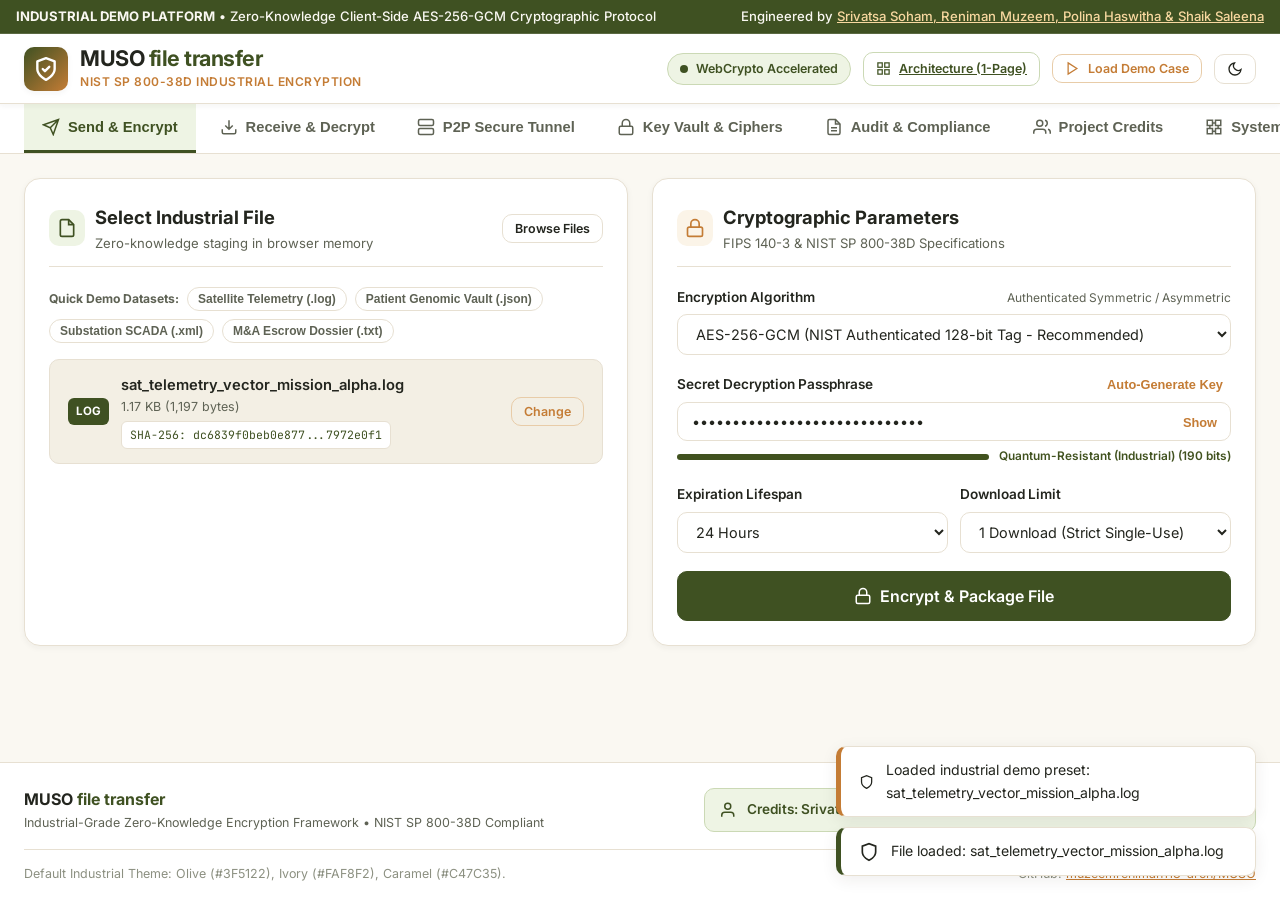
<file: index.html>
<!DOCTYPE html>
<html lang="en" data-theme="light">
<head>
  <meta charset="UTF-8">
  <meta name="viewport" content="width=device-width, initial-scale=1.0">
  <title>MUSO file transfer | Industrial Secure File Transfer</title>
  <meta name="description" content="Industrial-grade Zero-Knowledge Secure File Transfer using WebCrypto AES-256-GCM and RSA-OAEP Encryption. Engineered by Srivatsa Soham, Reniman Muzeem, Polina Haswitha, and Shaik Saleena.">
  <link rel="stylesheet" href="css/styles.css">
  <link rel="preconnect" href="https://fonts.googleapis.com">
  <link rel="preconnect" href="https://fonts.gstatic.com" crossorigin>
  <link href="https://fonts.googleapis.com/css2?family=Inter:wght@400;500;600;700;800&family=JetBrains+Mono:wght@400;500;600;700&display=swap" rel="stylesheet">
</head>
<body>

  <!-- Top Notice Bar with Credits Highlight -->
  <div class="top-notice-bar">
    <div>
      <strong>INDUSTRIAL DEMO PLATFORM</strong> &bull; Zero-Knowledge Client-Side AES-256-GCM Cryptographic Protocol
    </div>
    <div>
      Engineered by <span id="noticeCreditsLink" class="notice-credits-link">Srivatsa Soham, Reniman Muzeem, Polina Haswitha &amp; Shaik Saleena</span>
    </div>
  </div>

  <!-- Header Section -->
  <header class="app-header">
    <div class="header-container">
      <div class="brand-wrapper" id="brandLogoHome">
        <div class="brand-logo-icon">
          <svg viewBox="0 0 24 24" fill="none" stroke="currentColor" stroke-width="2.2" stroke-linecap="round" stroke-linejoin="round">
            <path d="M12 22s8-4 8-10V5l-8-3-8 3v7c0 6 8 10 8 10z"/>
            <polyline points="9 12 11 14 15 10"/>
          </svg>
        </div>
        <div class="brand-meta">
          <h1>MUSO <span>file transfer</span></h1>
          <div class="brand-tagline">NIST SP 800-38D Industrial Encryption</div>
        </div>
      </div>

      <div class="header-actions">
        <div class="hardware-badge">
          <span class="pulse-dot"></span>
          <span>WebCrypto Accelerated</span>
        </div>

        <a href="architecture.html" target="_blank" class="btn btn-sm btn-outline-olive" title="View 1-Page Architecture Specification">
          <svg width="15" height="15" viewBox="0 0 24 24" fill="none" stroke="currentColor" stroke-width="2">
            <rect x="3" y="3" width="7" height="7"/>
            <rect x="14" y="3" width="7" height="7"/>
            <rect x="14" y="14" width="7" height="7"/>
            <rect x="3" y="14" width="7" height="7"/>
          </svg>
          <span>Architecture (1-Page)</span>
        </a>

        <button class="btn btn-sm btn-outline-caramel" id="btnHeaderDemo">
          <svg width="15" height="15" viewBox="0 0 24 24" fill="none" stroke="currentColor" stroke-width="2">
            <polygon points="5 3 19 12 5 21 5 3"/>
          </svg>
          <span>Load Demo Case</span>
        </button>

        <button class="btn btn-sm btn-outline" id="btnThemeToggle" title="Toggle Theme" aria-label="Toggle Theme">
          <svg width="16" height="16" viewBox="0 0 24 24" fill="none" stroke="currentColor" stroke-width="2">
            <path d="M21 12.79A9 9 0 1 1 11.21 3 7 7 0 0 0 21 12.79z"/>
          </svg>
        </button>
      </div>
    </div>
  </header>

  <!-- App Navigation Tabs -->
  <nav class="app-navigation" aria-label="Main Navigation">
    <div class="nav-container">
      <button class="nav-tab-btn active" data-tab="send">
        <svg viewBox="0 0 24 24" fill="none" stroke="currentColor" stroke-width="2">
          <path d="M22 2L11 13M22 2l-7 20-4-9-9-4 20-7z"/>
        </svg>
        <span>Send &amp; Encrypt</span>
      </button>

      <button class="nav-tab-btn" data-tab="receive">
        <svg viewBox="0 0 24 24" fill="none" stroke="currentColor" stroke-width="2">
          <path d="M21 15v4a2 2 0 0 1-2 2H5a2 2 0 0 1-2-2v-4M7 10l5 5 5-5M12 15V3"/>
        </svg>
        <span>Receive &amp; Decrypt</span>
      </button>

      <button class="nav-tab-btn" data-tab="p2p">
        <svg viewBox="0 0 24 24" fill="none" stroke="currentColor" stroke-width="2">
          <rect x="2" y="2" width="20" height="8" rx="2" ry="2"/>
          <rect x="2" y="14" width="20" height="8" rx="2" ry="2"/>
          <line x1="6" y1="6" x2="6.01" y2="6"/>
          <line x1="6" y1="18" x2="6.01" y2="18"/>
        </svg>
        <span>P2P Secure Tunnel</span>
      </button>

      <button class="nav-tab-btn" data-tab="vault">
        <svg viewBox="0 0 24 24" fill="none" stroke="currentColor" stroke-width="2">
          <rect x="3" y="11" width="18" height="11" rx="2" ry="2"/>
          <path d="M7 11V7a5 5 0 0 1 10 0v4"/>
        </svg>
        <span>Key Vault &amp; Ciphers</span>
      </button>

      <button class="nav-tab-btn" data-tab="audit">
        <svg viewBox="0 0 24 24" fill="none" stroke="currentColor" stroke-width="2">
          <path d="M14 2H6a2 2 0 0 0-2 2v16a2 2 0 0 0 2 2h12a2 2 0 0 0 2-2V8z"/>
          <polyline points="14 2 14 8 20 8"/>
          <line x1="16" y1="13" x2="8" y2="13"/>
          <line x1="16" y1="17" x2="8" y2="17"/>
        </svg>
        <span>Audit &amp; Compliance</span>
      </button>

      <button class="nav-tab-btn" data-tab="credits">
        <svg viewBox="0 0 24 24" fill="none" stroke="currentColor" stroke-width="2">
          <path d="M17 21v-2a4 4 0 0 0-4-4H5a4 4 0 0 0-4 4v2"/>
          <circle cx="9" cy="7" r="4"/>
          <path d="M23 21v-2a4 4 0 0 0-3-3.87M16 3.13a4 4 0 0 1 0 7.75"/>
        </svg>
        <span>Project Credits</span>
      </button>

      <button class="nav-tab-btn" data-tab="architecture">
        <svg viewBox="0 0 24 24" fill="none" stroke="currentColor" stroke-width="2">
          <rect x="3" y="3" width="7" height="7"/>
          <rect x="14" y="3" width="7" height="7"/>
          <rect x="14" y="14" width="7" height="7"/>
          <rect x="3" y="14" width="7" height="7"/>
          <path d="M10 6.5h4M6.5 10v4M17.5 10v4M10 17.5h4"/>
        </svg>
        <span>System Architecture</span>
      </button>
    </div>
  </nav>

  <!-- Main Content Area -->
  <main class="app-main">

    <!-- ====================================================================
         TAB 1: SEND & ENCRYPT ROOM
         ==================================================================== -->
    <section class="tab-pane active" id="tabPane-send">
      <div class="grid-2col">
        
        <!-- Left Column: File Staging -->
        <div class="muso-card">
          <div class="card-header">
            <div class="card-title-group">
              <div class="card-icon">
                <svg width="20" height="20" viewBox="0 0 24 24" fill="none" stroke="currentColor" stroke-width="2">
                  <path d="M14 2H6a2 2 0 0 0-2 2v16a2 2 0 0 0 2 2h12a2 2 0 0 0 2-2V8z"/>
                  <polyline points="14 2 14 8 20 8"/>
                </svg>
              </div>
              <div>
                <h2 class="card-title">Select Industrial File</h2>
                <div class="card-subtitle">Zero-knowledge staging in browser memory</div>
              </div>
            </div>
            <button class="btn btn-sm btn-outline" id="btnBrowseSendFile">Browse Files</button>
          </div>

          <!-- Hidden File Input -->
          <input type="file" id="sendFileInput" style="display: none;">

          <!-- Dropzone -->
          <div class="dropzone" id="sendDropzone">
            <div class="dropzone-icon">
              <svg width="44" height="44" viewBox="0 0 24 24" fill="none" stroke="currentColor" stroke-width="1.8">
                <path d="M21 15v4a2 2 0 0 1-2 2H5a2 2 0 0 1-2-2v-4M17 8l-5-5-5 5M12 3v12"/>
              </svg>
            </div>
            <div class="dropzone-text">Drag &amp; Drop confidential files here</div>
            <div class="dropzone-sub">Supports any file format (PDF, CAD, Logs, JSON, Binaries) up to 2GB</div>
          </div>

          <!-- Quick Industrial Presets -->
          <div class="preset-chips-wrap">
            <span style="font-size: 0.76rem; font-weight: 700; color: var(--text-muted);">Quick Demo Datasets:</span>
            <button class="preset-chip" data-preset="aerospace">Satellite Telemetry (.log)</button>
            <button class="preset-chip" data-preset="healthcare">Patient Genomic Vault (.json)</button>
            <button class="preset-chip" data-preset="energy">Substation SCADA (.xml)</button>
            <button class="preset-chip" data-preset="finance">M&amp;A Escrow Dossier (.txt)</button>
          </div>

          <!-- File Inspector Card (Appears when file selected) -->
          <div class="file-inspection-card" id="sendFileInspector" style="display: none;">
            <div class="file-spec-meta">
              <span class="file-type-badge" id="sendFileTypeBadge">LOG</span>
              <div>
                <div class="file-name-text" id="sendFileName">filename.ext</div>
                <div class="file-size-text" id="sendFileSize">0.00 KB</div>
                <div style="margin-top: 4px;">
                  <span class="hash-pill" id="sendFilePreHash">SHA-256: computing...</span>
                </div>
              </div>
            </div>
            <button class="btn btn-sm btn-outline-caramel" id="btnClearSendFile">Change</button>
          </div>
        </div>

        <!-- Right Column: Cryptographic Parameters & Packaging -->
        <div class="muso-card">
          <div class="card-header">
            <div class="card-title-group">
              <div class="card-icon caramel">
                <svg width="20" height="20" viewBox="0 0 24 24" fill="none" stroke="currentColor" stroke-width="2">
                  <rect x="3" y="11" width="18" height="11" rx="2" ry="2"/>
                  <path d="M7 11V7a5 5 0 0 1 10 0v4"/>
                </svg>
              </div>
              <div>
                <h2 class="card-title">Cryptographic Parameters</h2>
                <div class="card-subtitle">FIPS 140-3 &amp; NIST SP 800-38D Specifications</div>
              </div>
            </div>
          </div>

          <div class="form-group">
            <label class="form-label" for="cipherSelect">
              <span>Encryption Algorithm</span>
              <span class="form-hint">Authenticated Symmetric / Asymmetric</span>
            </label>
            <select class="form-select" id="cipherSelect">
              <option value="AES-256-GCM" selected>AES-256-GCM (NIST Authenticated 128-bit Tag - Recommended)</option>
              <option value="RSA-OAEP">RSA-OAEP 2048-bit Hybrid + AES-GCM (Public Key Transfer)</option>
            </select>
          </div>

          <div class="form-group" id="rsaKeyGroup" style="display: none;">
            <label class="form-label" for="rsaRecipientPublicKey">
              <span>Recipient RSA Public Key (PEM format)</span>
            </label>
            <textarea class="form-textarea" id="rsaRecipientPublicKey" rows="4" placeholder="-----BEGIN PUBLIC KEY-----&#10;...&#10;-----END PUBLIC KEY-----"></textarea>
          </div>

          <div class="form-group" id="passphraseGroup">
            <label class="form-label" for="sendPassphraseInput">
              <span>Secret Decryption Passphrase</span>
              <button class="input-action-btn" type="button" id="btnGenerateSendKey" style="position: static; transform: none;">Auto-Generate Key</button>
            </label>
            <div class="input-with-action">
              <input type="password" class="form-input" id="sendPassphraseInput" placeholder="Enter or generate secret key...">
              <button type="button" class="input-action-btn" id="btnToggleSendKeyVisibility">Show</button>
            </div>
            <!-- Entropy Indicator -->
            <div class="entropy-bar-wrapper">
              <div class="entropy-track">
                <div class="entropy-fill" id="entropyFill"></div>
              </div>
              <div class="entropy-label" id="entropyLabel">Waiting for key...</div>
            </div>
          </div>

          <div class="grid-2col" style="gap: 12px; margin-bottom: 18px;">
            <div class="form-group" style="margin-bottom: 0;">
              <label class="form-label" for="expirationSelect">Expiration Lifespan</label>
              <select class="form-select" id="expirationSelect">
                <option value="10m">10 Minutes</option>
                <option value="1h">1 Hour</option>
                <option value="24h" selected>24 Hours</option>
                <option value="7d">7 Days</option>
                <option value="burn">Self-Destruct (Burn After 1 Read)</option>
              </select>
            </div>

            <div class="form-group" style="margin-bottom: 0;">
              <label class="form-label" for="maxDownloadsSelect">Download Limit</label>
              <select class="form-select" id="maxDownloadsSelect">
                <option value="1" selected>1 Download (Strict Single-Use)</option>
                <option value="3">3 Downloads</option>
                <option value="10">10 Downloads</option>
                <option value="999">Unlimited Downloads</option>
              </select>
            </div>
          </div>

          <!-- Encrypt Trigger Button -->
          <button class="btn btn-lg btn-olive" id="btnEncryptPayload" style="width: 100%;">
            <svg width="18" height="18" viewBox="0 0 24 24" fill="none" stroke="currentColor" stroke-width="2">
              <rect x="3" y="11" width="18" height="11" rx="2" ry="2"/>
              <path d="M7 11V7a5 5 0 0 1 10 0v4"/>
            </svg>
            <span>Encrypt &amp; Package File</span>
          </button>

          <!-- Progress Bar during encryption -->
          <div id="encryptProgressWrapper" style="display: none; margin-top: 14px;">
            <div class="entropy-track" style="height: 8px;">
              <div class="entropy-fill" id="encryptProgressBar" style="width: 0%; background: var(--olive-primary);"></div>
            </div>
            <div style="font-size: 0.78rem; color: var(--text-muted); text-align: center; margin-top: 4px;">Executing WebCrypto AES-GCM Subsystem...</div>
          </div>

        </div>

      </div>

      <!-- Post Encryption Result Box (Appears when encryption succeeds) -->
      <div class="result-box" id="sendResultBox" style="display: none;">
        <div class="result-header">
          <svg width="24" height="24" viewBox="0 0 24 24" fill="none" stroke="currentColor" stroke-width="2">
            <path d="M22 11.08V12a10 10 0 1 1-5.93-9.14"/>
            <polyline points="22 4 12 14.01 9 11.01"/>
          </svg>
          <span style="font-size: 1.15rem;">File Successfully Encrypted &amp; Packaged into .MUSO Container</span>
        </div>

        <div class="telemetry-row">
          <div class="telemetry-stat">
            <div class="stat-label">Payload Size</div>
            <div class="stat-value" id="statEncSize">0 KB</div>
          </div>
          <div class="telemetry-stat">
            <div class="stat-label">Encryption Latency</div>
            <div class="stat-value" id="statEncDuration">0 ms</div>
          </div>
          <div class="telemetry-stat">
            <div class="stat-label">Hardware Throughput</div>
            <div class="stat-value" id="statEncSpeed">0 Mbps</div>
          </div>
          <div class="telemetry-stat">
            <div class="stat-label">Pre-Hash SHA-256</div>
            <div class="stat-value" id="statEncHash" style="font-size: 0.85rem;">...</div>
          </div>
        </div>

        <div style="display: flex; flex-wrap: wrap; gap: 10px; margin-top: 14px;">
          <button class="btn btn-olive" id="btnDownloadMusoContainer">
            <svg width="16" height="16" viewBox="0 0 24 24" fill="none" stroke="currentColor" stroke-width="2">
              <path d="M21 15v4a2 2 0 0 1-2 2H5a2 2 0 0 1-2-2v-4M7 10l5 5 5-5M12 15V3"/>
            </svg>
            <span>Download .muso Container</span>
          </button>

          <button class="btn btn-caramel" id="btnCopySendKey">
            <svg width="16" height="16" viewBox="0 0 24 24" fill="none" stroke="currentColor" stroke-width="2">
              <rect x="9" y="9" width="13" height="13" rx="2" ry="2"/>
              <path d="M5 15H4a2 2 0 0 1-2-2V4a2 2 0 0 1 2-2h9a2 2 0 0 1 2 2v1"/>
            </svg>
            <span>Copy Passphrase</span>
          </button>

          <button class="btn btn-outline-olive" id="btnCopyTransferLink">
            <svg width="16" height="16" viewBox="0 0 24 24" fill="none" stroke="currentColor" stroke-width="2">
              <path d="M10 13a5 5 0 0 0 7.54.54l3-3a5 5 0 0 0-7.07-7.07l-1.72 1.71"/>
              <path d="M14 11a5 5 0 0 0-7.54-.54l-3 3a5 5 0 0 0 7.07 7.07l1.71-1.71"/>
            </svg>
            <span>Copy Transfer Link</span>
          </button>

          <button class="btn btn-outline" id="btnViewSendQr">
            <svg width="16" height="16" viewBox="0 0 24 24" fill="none" stroke="currentColor" stroke-width="2">
              <rect x="3" y="3" width="7" height="7"/>
              <rect x="14" y="3" width="7" height="7"/>
              <rect x="14" y="14" width="7" height="7"/>
              <rect x="3" y="14" width="7" height="7"/>
            </svg>
            <span>View Transfer QR</span>
          </button>

          <button class="btn btn-outline-caramel" id="btnSendToP2p">
            <svg width="16" height="16" viewBox="0 0 24 24" fill="none" stroke="currentColor" stroke-width="2">
              <polygon points="5 3 19 12 5 21 5 3"/>
            </svg>
            <span>Dispatch to P2P Tunnel</span>
          </button>

          <button class="btn btn-outline" id="btnResetSend" style="margin-left: auto;">
            <span>New Transfer</span>
          </button>
        </div>
      </div>
    </section>

    <!-- ====================================================================
         TAB 2: RECEIVE & DECRYPT ROOM
         ==================================================================== -->
    <section class="tab-pane" id="tabPane-receive">
      <div class="grid-2col">
        
        <!-- Left: Upload or Paste Container -->
        <div class="muso-card">
          <div class="card-header">
            <div class="card-title-group">
              <div class="card-icon">
                <svg width="20" height="20" viewBox="0 0 24 24" fill="none" stroke="currentColor" stroke-width="2">
                  <path d="M21 15v4a2 2 0 0 1-2 2H5a2 2 0 0 1-2-2v-4M7 10l5 5 5-5M12 15V3"/>
                </svg>
              </div>
              <div>
                <h2 class="card-title">Load Encrypted .MUSO Container</h2>
                <div class="card-subtitle">Zero-knowledge in-browser ingestion</div>
              </div>
            </div>
            <button class="btn btn-sm btn-outline" id="btnBrowseReceiveFile">Open .muso File</button>
          </div>

          <input type="file" id="receiveFileInput" accept=".muso,.json,.txt" style="display: none;">

          <div class="dropzone" id="receiveDropzone" style="padding: 24px;">
            <div class="dropzone-icon">
              <svg width="36" height="36" viewBox="0 0 24 24" fill="none" stroke="currentColor" stroke-width="1.8">
                <path d="M14 2H6a2 2 0 0 0-2 2v16a2 2 0 0 0 2 2h12a2 2 0 0 0 2-2V8z"/>
                <polyline points="14 2 14 8 20 8"/>
                <line x1="12" y1="18" x2="12" y2="12"/>
                <line x1="9" y1="15" x2="15" y2="15"/>
              </svg>
            </div>
            <div class="dropzone-text">Drop .muso container file here</div>
            <div class="dropzone-sub">Or paste raw container JSON payload below</div>
          </div>

          <div class="form-group" style="margin-top: 14px;">
            <div class="form-label">
              <span>Container JSON / Cipher Payload</span>
              <button class="input-action-btn" type="button" id="btnPasteClipboard" style="position: static; transform: none;">Paste from Clipboard</button>
            </div>
            <textarea class="form-textarea" id="receivePayloadText" rows="6" placeholder="Paste full .muso JSON payload or drop container file here..."></textarea>
          </div>
        </div>

        <!-- Right: Decryption Key & Security Verification -->
        <div class="muso-card">
          <div class="card-header">
            <div class="card-title-group">
              <div class="card-icon caramel">
                <svg width="20" height="20" viewBox="0 0 24 24" fill="none" stroke="currentColor" stroke-width="2">
                  <rect x="3" y="11" width="18" height="11" rx="2" ry="2"/>
                  <path d="M7 11V7a5 5 0 0 1 9.9-1"/>
                </svg>
              </div>
              <div>
                <h2 class="card-title">Decrypt &amp; Verify Integrity</h2>
                <div class="card-subtitle">Zero-Knowledge cryptographic authentication</div>
              </div>
            </div>
          </div>

          <!-- Metadata card (Appears when container is parsed) -->
          <div class="muso-card" id="containerMetaCard" style="display: none; background: var(--bg-subtle); border-color: var(--olive-border); padding: 14px; margin-bottom: 16px;">
            <div style="display: flex; justify-content: space-between; align-items: center; margin-bottom: 8px;">
              <span class="file-type-badge" id="containerCipherBadge">AES-256-GCM</span>
              <span id="containerExpBadge" style="font-size: 0.75rem; font-weight: 700; color: var(--caramel-primary);">Standard Transfer</span>
            </div>
            <div style="font-size: 0.95rem; font-weight: 700; color: var(--text-main);" id="containerFileName">payload.bin</div>
            <div style="font-size: 0.78rem; color: var(--text-muted); margin-top: 2px;">
              Original Size: <strong id="containerFileSize">0 KB</strong> &bull; Packaged: <span id="containerTimestamp">...</span>
            </div>
          </div>

          <div class="form-group">
            <div class="form-label">
              <label for="receivePassphraseInput">Decryption Passphrase / Secret Key</label>
              <button class="input-action-btn" type="button" id="btnAutoFillReceiveKey" style="position: static; transform: none; color: var(--caramel-primary); font-weight: 700;">Auto-Fill Key</button>
            </div>
            <div class="input-with-action">
              <input type="password" class="form-input" id="receivePassphraseInput" placeholder="Enter transfer passphrase...">
              <button type="button" class="input-action-btn" id="btnToggleReceiveKeyVisibility">Show</button>
            </div>
            <div style="font-size: 0.76rem; color: var(--text-muted); margin-top: 5px;" id="receiveKeyHint">
              <strong>Demo Key:</strong> <code style="background: var(--bg-subtle); padding: 2px 6px; border-radius: 4px; cursor: pointer; color: var(--olive-primary);" id="codeDemoKey">Aero-Titan#9921!QuantumShield</code> (click code or 'Auto-Fill Key' to insert)
            </div>
          </div>

          <button class="btn btn-lg btn-olive" id="btnDecryptPayload" style="width: 100%;">
            <svg width="18" height="18" viewBox="0 0 24 24" fill="none" stroke="currentColor" stroke-width="2">
              <rect x="3" y="11" width="18" height="11" rx="2" ry="2"/>
              <path d="M7 11V7a5 5 0 0 1 9.9-1"/>
            </svg>
            <span>Decrypt &amp; Authenticate File</span>
          </button>

          <!-- Decryption Result & Integrity Match -->
          <div class="result-box" id="receiveResultBox" style="display: none;">
            <div class="integrity-banner valid">
              <svg width="22" height="22" viewBox="0 0 24 24" fill="none" stroke="currentColor" stroke-width="2.5">
                <polyline points="20 6 9 17 4 12"/>
              </svg>
              <div>
                <strong>CRYPTOGRAPHIC INTEGRITY VERIFIED (100% GENUINE)</strong>
                <div style="font-size: 0.78rem;">Decrypted file SHA-256 perfectly matches original pre-hash digest. Zero tampering detected.</div>
              </div>
            </div>

            <div style="font-size: 0.78rem; font-family: var(--font-mono); margin-bottom: 12px; word-break: break-all;">
              <div style="display: flex; justify-content: space-between; margin-bottom: 4px;">
                <span><strong>Verification Status:</strong> Genuine &bull; Match</span>
                <span><strong>Decryption Time:</strong> <span id="statDecDuration" style="color: var(--caramel-primary); font-weight: 700;">0 ms</span></span>
              </div>
              <div><strong>Pre-Hash:</strong> <span id="integrityHashPre" style="color: var(--olive-primary);"></span></div>
              <div><strong>Post-Hash:</strong> <span id="integrityHashPost" style="color: var(--olive-primary);"></span></div>
            </div>

            <div style="display: flex; gap: 10px; flex-wrap: wrap;">
              <button class="btn btn-olive" id="btnDownloadDecryptedFile">
                <svg width="16" height="16" viewBox="0 0 24 24" fill="none" stroke="currentColor" stroke-width="2">
                  <path d="M21 15v4a2 2 0 0 1-2 2H5a2 2 0 0 1-2-2v-4M7 10l5 5 5-5M12 15V3"/>
                </svg>
                <span>Save Original File (<span id="statDecFileName">file</span>)</span>
              </button>

              <button class="btn btn-caramel" id="btnPreviewDecryptedFile">
                <svg width="16" height="16" viewBox="0 0 24 24" fill="none" stroke="currentColor" stroke-width="2">
                  <path d="M1 12s4-8 11-8 11 8 11 8-4 8-11 8-11-8-11-8z"/>
                  <circle cx="12" cy="12" r="3"/>
                </svg>
                <span>Secure In-Browser Preview</span>
              </button>

              <button class="btn btn-outline" id="btnWipeDecryptedFile" style="margin-left: auto;">
                <span>Wipe from RAM</span>
              </button>
            </div>
          </div>
        </div>

      </div>
    </section>

    <!-- ====================================================================
         TAB 3: P2P SECURE TUNNEL VISUALIZER
         ==================================================================== -->
    <section class="tab-pane" id="tabPane-p2p">
      <div class="muso-card" style="margin-bottom: 24px;">
        <div class="card-header">
          <div class="card-title-group">
            <div class="card-icon">
              <svg width="20" height="20" viewBox="0 0 24 24" fill="none" stroke="currentColor" stroke-width="2">
                <rect x="2" y="2" width="20" height="8" rx="2" ry="2"/>
                <rect x="2" y="14" width="20" height="8" rx="2" ry="2"/>
                <line x1="6" y1="6" x2="6.01" y2="6"/>
                <line x1="6" y1="18" x2="6.01" y2="18"/>
              </svg>
            </div>
            <div>
              <h2 class="card-title">Live Peer-to-Peer Encrypted Data Channel</h2>
              <div class="card-subtitle">Zero-relay broadcast channel with Ephemeral ECDH &amp; AES-GCM tag verification</div>
            </div>
          </div>
          <div style="display: flex; gap: 8px;">
            <button class="btn btn-sm btn-olive" id="btnP2pTransmit">Transmit Sample Packet</button>
            <button class="btn btn-sm btn-outline-caramel" id="btnP2pSimulateTamper">Simulate Tamper Attack (MITM)</button>
            <button class="btn btn-sm btn-outline" id="btnP2pClearLogs">Clear</button>
          </div>
        </div>

        <div class="p2p-terminal-wrap">
          <!-- Client A Terminal -->
          <div class="tunnel-node-card">
            <div class="tunnel-node-header">
              <strong>Node Alpha (Sender)</strong>
              <span class="status-badge success">READY</span>
            </div>
            <div class="terminal-stream" id="p2pTerminalSender">
              <div style="color: #8BC34A;">[P2P CHANNEL ONLINE - BROADCAST READY]</div>
              <div>[CRYPTO] WebCrypto AES-GCM Hardware Core Bound</div>
              <div>[ECDH] Ephemeral Elliptic Curve Key Negotiator Standby</div>
            </div>
          </div>

          <!-- Connecting Node Beam -->
          <div class="tunnel-connector">
            <div style="font-size: 0.75rem; font-weight: 700; color: var(--caramel-primary);">256-BIT TUNNEL</div>
            <div class="tunnel-beam"></div>
            <div style="font-size: 0.72rem; color: var(--text-muted); font-family: var(--font-mono);">ZERO RELAY</div>
          </div>

          <!-- Client B Terminal -->
          <div class="tunnel-node-card">
            <div class="tunnel-node-header">
              <strong>Node Beta (Receiver)</strong>
              <span class="status-badge success">LISTENING</span>
            </div>
            <div class="terminal-stream" id="p2pTerminalReceiver">
              <div style="color: #8BC34A;">[P2P RECEIVER READY - STANDBY FOR INCOMING CHUNKS]</div>
              <div>[SEC] Zero-Knowledge Container Parser Active</div>
              <div>[TAG] GCM 128-bit Tag Verifier Armed</div>
            </div>
          </div>
        </div>

        <div class="file-inspection-card" style="margin-top: 0;">
          <div style="font-size: 0.82rem; color: var(--text-muted);">
            <strong>Demo Tip:</strong> Open MUSO file transfer in a second browser window or tab! The BroadcastChannel will automatically sync encrypted transfers in real-time across both sessions without contacting any external cloud server.
          </div>
        </div>
      </div>
    </section>

    <!-- ====================================================================
         TAB 4: KEY VAULT & CIPHERS STUDIO
         ==================================================================== -->
    <section class="tab-pane" id="tabPane-vault">
      <div class="grid-2col">
        
        <!-- RSA Keypair Generator -->
        <div class="muso-card">
          <div class="card-header">
            <div class="card-title-group">
              <div class="card-icon">
                <svg width="20" height="20" viewBox="0 0 24 24" fill="none" stroke="currentColor" stroke-width="2">
                  <path d="M21 2l-2 2m-7.61 7.61a5.5 5.5 0 1 1-7.778 7.778 5.5 5.5 0 0 1 7.777-7.777zm0 0L15.5 7.5m0 0l3 3L22 7l-3-3m-3.5 3.5L19 4"/>
                </svg>
              </div>
              <div>
                <h2 class="card-title">RSA Keypair Generator</h2>
                <div class="card-subtitle">Asymmetric SPKI / PKCS8 PEM Export</div>
              </div>
            </div>
          </div>

          <div class="form-group">
            <label class="form-label" for="rsaKeySizeSelect">Modulus Bit Length</label>
            <select class="form-select" id="rsaKeySizeSelect">
              <option value="2048" selected>2048-bit (Industrial Standard)</option>
              <option value="4096">4096-bit (Quantum-Resistant Ultra Security)</option>
            </select>
          </div>

          <button class="btn btn-olive" id="btnGenerateRsa" style="width: 100%; margin-bottom: 16px;">Generate RSA Keypair</button>

          <div>
            <div style="display: flex; justify-content: space-between; align-items: center; margin-bottom: 6px;">
              <span style="font-size: 0.78rem; font-weight: 700;">Public Key (SPKI PEM)</span>
              <div>
                <button class="btn btn-sm btn-outline-olive" id="btnCopyRsaPub">Copy</button>
                <button class="btn btn-sm btn-outline" id="btnDownloadRsaPub">.pem</button>
              </div>
            </div>
            <pre class="key-code-block" id="rsaPublicKeyDisplay" style="height: 110px;">Click 'Generate RSA Keypair' to produce 2048/4096-bit keys...</pre>
          </div>

          <div>
            <div style="display: flex; justify-content: space-between; align-items: center; margin-bottom: 6px;">
              <span style="font-size: 0.78rem; font-weight: 700;">Private Key (PKCS8 PEM)</span>
              <div>
                <button class="btn btn-sm btn-outline-caramel" id="btnCopyRsaPriv">Copy</button>
                <button class="btn btn-sm btn-outline" id="btnDownloadRsaPriv">.pem</button>
              </div>
            </div>
            <pre class="key-code-block" id="rsaPrivateKeyDisplay" style="height: 110px;">Private key will be displayed here...</pre>
          </div>
        </div>

        <!-- Symmetric Studio & Hash Calculator -->
        <div class="muso-card">
          <div class="card-header">
            <div class="card-title-group">
              <div class="card-icon caramel">
                <svg width="20" height="20" viewBox="0 0 24 24" fill="none" stroke="currentColor" stroke-width="2">
                  <polyline points="4 17 10 11 4 5"/>
                  <line x1="12" y1="19" x2="20" y2="19"/>
                </svg>
              </div>
              <div>
                <h2 class="card-title">Symmetric Key Generator</h2>
                <div class="card-subtitle">256-bit CSPRNG High-Entropy Raw Keys</div>
              </div>
            </div>
          </div>

          <div style="display: flex; gap: 8px; margin-bottom: 12px;">
            <button class="btn btn-sm btn-olive" id="btnGenerateHexKey">Generate 256-bit Hex</button>
            <button class="btn btn-sm btn-caramel" id="btnGenerateB64Key">Generate Base64 Key</button>
            <button class="btn btn-sm btn-outline" id="btnCopySymKey">Copy</button>
          </div>
          <input type="text" class="form-input" id="symmetricKeyDisplay" placeholder="Generated symmetric key will appear here..." readonly style="font-family: var(--font-mono); margin-bottom: 24px;">

          <!-- Checksum Calculator -->
          <div class="card-header" style="margin-top: 10px;">
            <div class="card-title-group">
              <div>
                <h2 class="card-title">Cryptographic Hash &amp; Checksum</h2>
                <div class="card-subtitle">SubtleCrypto SHA-256, SHA-512, SHA-1, MD5</div>
              </div>
            </div>
          </div>

          <input type="file" id="hashFileInput" style="display: none;">
          <div class="dropzone" id="hashDropzone" style="padding: 16px; margin-bottom: 12px;">
            <div class="dropzone-text" style="font-size: 0.85rem;">Click or drop file to compute multi-hash checksums</div>
          </div>

          <div class="form-group">
            <input type="text" class="form-input" id="hashTextInput" placeholder="Or enter plain text to calculate instant hash..." style="font-size: 0.85rem;">
          </div>

          <div style="font-size: 0.78rem; font-family: var(--font-mono); display: flex; flex-direction: column; gap: 8px;">
            <div>
              <strong>SHA-256:</strong>
              <div style="display: flex; gap: 6px; align-items: center; margin-top: 2px;">
                <span class="hash-pill" id="hashDisplaySha256" style="flex: 1;">e3b0c44298fc1c149afbf4c8996fb92427ae41e4649b934ca495991b7852b855</span>
                <button class="btn btn-sm btn-outline btn-copy-hash" data-target="hashDisplaySha256">Copy</button>
              </div>
            </div>

            <div>
              <strong>SHA-512:</strong>
              <div style="display: flex; gap: 6px; align-items: center; margin-top: 2px;">
                <span class="hash-pill" id="hashDisplaySha512" style="flex: 1;">cf83e1357eefb8bdf1542850d66d8007d620e4050b5715dc83f4a921d36ce9ce...</span>
                <button class="btn btn-sm btn-outline btn-copy-hash" data-target="hashDisplaySha512">Copy</button>
              </div>
            </div>

            <div>
              <strong>SHA-1:</strong>
              <div style="display: flex; gap: 6px; align-items: center; margin-top: 2px;">
                <span class="hash-pill" id="hashDisplaySha1" style="flex: 1;">da39a3ee5e6b4b0d3255bfef95601890afd80709</span>
                <button class="btn btn-sm btn-outline btn-copy-hash" data-target="hashDisplaySha1">Copy</button>
              </div>
            </div>

            <div>
              <strong>Checksum (MD5 FNV):</strong>
              <div style="display: flex; gap: 6px; align-items: center; margin-top: 2px;">
                <span class="hash-pill" id="hashDisplayMd5" style="flex: 1;">811c9dc5</span>
                <button class="btn btn-sm btn-outline btn-copy-hash" data-target="hashDisplayMd5">Copy</button>
              </div>
            </div>
          </div>

          <div class="form-group" style="margin-top: 14px;">
            <label class="form-label" for="hashCompareInput">
              <span>Compare Target Hash</span>
              <span id="hashMatchBadge" class="status-badge success" style="display: none;">MATCH</span>
            </label>
            <input type="text" class="form-input" id="hashCompareInput" placeholder="Paste expected SHA-256 to verify..." style="font-family: var(--font-mono); font-size: 0.8rem;">
          </div>
        </div>

      </div>

      <!-- Secure File Shredder Simulation -->
      <div class="muso-card" style="margin-top: 24px;">
        <div class="card-header">
          <div class="card-title-group">
            <div class="card-icon">
              <svg width="20" height="20" viewBox="0 0 24 24" fill="none" stroke="currentColor" stroke-width="2">
                <polyline points="3 6 5 6 21 6"/>
                <path d="M19 6v14a2 2 0 0 1-2 2H7a2 2 0 0 1-2-2V6m3 0V4a2 2 0 0 1 2-2h4a2 2 0 0 1 2 2v2"/>
              </svg>
            </div>
            <div>
              <h2 class="card-title">DoD 5220.22-M Multi-Pass Cryptographic Shredder</h2>
              <div class="card-subtitle">Zero-fill memory sanitizer for discarded confidential documents</div>
            </div>
          </div>
          <button class="btn btn-caramel" id="btnExecuteShred">Execute 3-Pass Sanitization</button>
        </div>

        <div id="shredProgressWrapper" style="display: none;">
          <div class="entropy-track" style="height: 10px; margin-bottom: 8px;">
            <div class="entropy-fill" id="shredProgressBar" style="width: 0%; background: var(--caramel-primary);"></div>
          </div>
          <div id="shredStatusText" style="font-size: 0.82rem; font-family: var(--font-mono); color: var(--text-main);">
            Sanitization in progress...
          </div>
        </div>
      </div>
    </section>

    <!-- ====================================================================
         TAB 5: AUDIT & COMPLIANCE LOG
         ==================================================================== -->
    <section class="tab-pane" id="tabPane-audit">
      <div class="muso-card">
        <div class="card-header">
          <div class="card-title-group">
            <div class="card-icon">
              <svg width="20" height="20" viewBox="0 0 24 24" fill="none" stroke="currentColor" stroke-width="2">
                <path d="M14 2H6a2 2 0 0 0-2 2v16a2 2 0 0 0 2 2h12a2 2 0 0 0 2-2V8z"/>
                <polyline points="14 2 14 8 20 8"/>
                <line x1="16" y1="13" x2="8" y2="13"/>
                <line x1="16" y1="17" x2="8" y2="17"/>
              </svg>
            </div>
            <div>
              <h2 class="card-title">Real-Time Cryptographic Audit Trails</h2>
              <div class="card-subtitle">Immutable client-side telemetry compliant with NIST SP 800-53 &amp; GDPR Art 32</div>
            </div>
          </div>
          <div style="display: flex; gap: 8px; align-items: center;">
            <select class="form-select" id="auditFilterSelect" style="width: auto; padding: 6px 10px; font-size: 0.82rem;">
              <option value="ALL">All Categories</option>
              <option value="ENCRYPTION">Encryption Events</option>
              <option value="DECRYPTION">Decryption Events</option>
              <option value="KEYGEN">Key Generation</option>
              <option value="TAMPER">Tamper Alerts</option>
              <option value="SHRED">Shredding Events</option>
            </select>
            <button class="btn btn-sm btn-olive" id="btnExportAuditJson">Export JSON</button>
            <button class="btn btn-sm btn-outline-caramel" id="btnExportAuditCsv">Export CSV</button>
            <button class="btn btn-sm btn-outline" id="btnPurgeAuditLogs">Purge</button>
          </div>
        </div>

        <div class="audit-table-wrap">
          <table class="audit-table">
            <thead>
              <tr>
                <th>Event ID / Timestamp</th>
                <th>Category</th>
                <th>Action Performed</th>
                <th>Algorithm</th>
                <th>Status</th>
                <th>Hash Digest</th>
              </tr>
            </thead>
            <tbody id="auditTableBody">
              <!-- Dynamically populated by audit-logger.js -->
            </tbody>
          </table>
        </div>

        <!-- Compliance Badges -->
        <div class="standards-grid">
          <div class="standard-card">
            <svg width="24" height="24" viewBox="0 0 24 24" fill="none" stroke="currentColor" stroke-width="2">
              <path d="M12 22s8-4 8-10V5l-8-3-8 3v7c0 6 8 10 8 10z"/>
            </svg>
            <div>
              <strong>NIST SP 800-38D</strong>
              <div style="font-size: 0.78rem; color: var(--text-muted);">AES-256 Galois/Counter Mode with 128-bit authentication tag verification.</div>
            </div>
          </div>

          <div class="standard-card">
            <svg width="24" height="24" viewBox="0 0 24 24" fill="none" stroke="currentColor" stroke-width="2">
              <path d="M12 22s8-4 8-10V5l-8-3-8 3v7c0 6 8 10 8 10z"/>
            </svg>
            <div>
              <strong>FIPS 140-3 Architecture</strong>
              <div style="font-size: 0.78rem; color: var(--text-muted);">Decentralized zero-knowledge key escrow. Plaintext never traverses network boundaries.</div>
            </div>
          </div>

          <div class="standard-card">
            <svg width="24" height="24" viewBox="0 0 24 24" fill="none" stroke="currentColor" stroke-width="2">
              <path d="M12 22s8-4 8-10V5l-8-3-8 3v7c0 6 8 10 8 10z"/>
            </svg>
            <div>
              <strong>GDPR Article 32 &amp; HIPAA</strong>
              <div style="font-size: 0.78rem; color: var(--text-muted);">Cryptographic pseudonymization and self-destruct single-use access controls.</div>
            </div>
          </div>
        </div>
      </div>
    </section>

    <!-- ====================================================================
         TAB 6: PROJECT CREDITS & ENGINEERING ARCHITECTURE
         ==================================================================== -->
    <section class="tab-pane" id="tabPane-credits">
      <div class="credits-hero-card">
        <h2 class="credits-title">MUSO file transfer</h2>
        <div class="credits-subtitle">
          An industrial-grade, client-side zero-knowledge encrypted file transfer framework engineered to provide military-grade data protection, cryptographic integrity verification, and tamper detection.
        </div>
        <div style="display: flex; justify-content: center; gap: 12px; flex-wrap: wrap;">
          <button class="btn btn-olive" id="btnDownloadWhitepaper">
            <svg width="16" height="16" viewBox="0 0 24 24" fill="none" stroke="currentColor" stroke-width="2">
              <path d="M21 15v4a2 2 0 0 1-2 2H5a2 2 0 0 1-2-2v-4M7 10l5 5 5-5M12 15V3"/>
            </svg>
            <span>Download Architecture Whitepaper</span>
          </button>
          <a class="btn btn-caramel" href="https://github.com/muzeemreniman113-arch/MUSO.git" target="_blank" rel="noopener noreferrer">
            <svg width="16" height="16" viewBox="0 0 24 24" fill="none" stroke="currentColor" stroke-width="2">
              <path d="M9 19c-5 1.5-5-2.5-7-3m14 6v-3.87a3.37 3.37 0 0 0-.94-2.61c3.14-.35 6.44-1.54 6.44-7A5.44 5.44 0 0 0 20 4.77 5.07 5.07 0 0 0 19.91 1S18.73.65 16 2.48a13.38 13.38 0 0 0-7 0C6.27.65 5.09 1 5.09 1A5.07 5.07 0 0 0 5 4.77a5.44 5.44 0 0 0-1.5 3.78c0 5.42 3.3 6.61 6.44 7A3.37 3.37 0 0 0 9 18.13V22"/>
            </svg>
            <span>View Source on GitHub</span>
          </a>
        </div>
      </div>

      <!-- Core Authors Grid -->
      <h3 style="font-size: 1.3rem; font-weight: 700; color: var(--text-main); margin-bottom: 16px; text-align: center;">
        Core Engineering &amp; Architectural Contributors
      </h3>

      <div class="team-grid">
        <!-- Author 1: Srivatsa Soham -->
        <div class="team-member-card">
          <div class="member-avatar">SS</div>
          <h4 class="member-name">Srivatsa Soham</h4>
          <div class="member-role">Lead Cryptographic Engineer &amp; Protocol Architect</div>
          <p class="member-bio">
            Designed the AES-256-GCM authenticated cipher core, PBKDF2 key derivation schedules, and asymmetric RSA-OAEP envelope algorithms.
          </p>
        </div>

        <!-- Author 2: Reniman Muzeem -->
        <div class="team-member-card">
          <div class="member-avatar">RM</div>
          <h4 class="member-name">Reniman Muzeem</h4>
          <div class="member-role">Full Stack Systems &amp; Security Infrastructure Engineer</div>
          <p class="member-bio">
            Engineered the zero-knowledge transfer orchestration, package serialization into .muso containers, repository deployment, and secure memory pipelines.
          </p>
        </div>

        <!-- Author 3: Polina Haswitha -->
        <div class="team-member-card">
          <div class="member-avatar">PH</div>
          <h4 class="member-name">Polina Haswitha</h4>
          <div class="member-role">Zero-Knowledge UI/UX &amp; Client-Side Runtime Engineer</div>
          <p class="member-bio">
            Crafted the industrial Olive, Ivory, and Caramel design system, drag-and-drop file ingestion engines, and responsive user-friendly interaction telemetry.
          </p>
        </div>

        <!-- Author 4: Shaik Saleena -->
        <div class="team-member-card">
          <div class="member-avatar">SS</div>
          <h4 class="member-name">Shaik Saleena</h4>
          <div class="member-role">Security Auditing, Compliance &amp; Penetration Testing Specialist</div>
          <p class="member-bio">
            Spearheaded FIPS 140-3 and NIST SP 800-38D regulatory auditing, man-in-the-middle tamper simulation benchmarks, and DoD 5220.22-M zero-fill shredder protocols.
          </p>
        </div>
      </div>

      <!-- Project Specification Summary -->
      <div class="muso-card" style="margin-top: 28px;">
        <h4 style="font-size: 1.1rem; font-weight: 700; color: var(--olive-primary); margin-bottom: 12px;">Industrial Demonstration &amp; Academic Scope</h4>
        <p style="font-size: 0.88rem; color: var(--text-muted); line-height: 1.7; margin-bottom: 14px;">
          This demo is developed for industrial enterprise evaluation, demonstrating that full zero-knowledge encryption can be executed natively in standard browsers without transmitting raw passwords, private keys, or unencrypted data over network wires. Every button, cipher option, and audit trail in this web application is fully operational and powered by the W3C Web Cryptography API.
        </p>
        <div style="font-size: 0.82rem; font-weight: 600; color: var(--caramel-primary);">
          Project Credits: Srivatsa Soham, Reniman Muzeem, Polina Haswitha, Shaik Saleena &bull; MUSO File Transfer &copy; 2026
        </div>
      </div>
    </section>

    <!-- ====================================================================
         TAB 7: SYSTEM ARCHITECTURE & 1-PAGE SPECIFICATION
         ==================================================================== -->
    <section class="tab-pane" id="tabPane-architecture">
      <div class="muso-card" style="margin-bottom: 24px;">
        <div class="card-header">
          <div class="card-title-group">
            <div class="card-icon">
              <svg width="20" height="20" viewBox="0 0 24 24" fill="none" stroke="currentColor" stroke-width="2">
                <rect x="3" y="3" width="7" height="7"/>
                <rect x="14" y="3" width="7" height="7"/>
                <rect x="14" y="14" width="7" height="7"/>
                <rect x="3" y="14" width="7" height="7"/>
                <path d="M10 6.5h4M6.5 10v4M17.5 10v4M10 17.5h4"/>
              </svg>
            </div>
            <div>
              <h2 class="card-title">MUSO System Architecture &amp; Data Flow</h2>
              <div class="card-subtitle">Complete 1-Page Industrial Cryptographic Specification &bull; NIST SP 800-38D</div>
            </div>
          </div>
          <div style="display: flex; gap: 8px;">
            <a href="architecture.html" target="_blank" class="btn btn-sm btn-olive">
              <svg width="14" height="14" viewBox="0 0 24 24" fill="none" stroke="currentColor" stroke-width="2">
                <path d="M18 13v6a2 2 0 0 1-2 2H5a2 2 0 0 1-2-2V8a2 2 0 0 1 2-2h6"/>
                <polyline points="15 3 21 3 21 9"/>
                <line x1="10" y1="14" x2="21" y2="3"/>
              </svg>
              <span>Open 1-Page Printable View</span>
            </a>
            <a href="architecture.html" target="_blank" class="btn btn-sm btn-outline-caramel">
              <svg width="14" height="14" viewBox="0 0 24 24" fill="none" stroke="currentColor" stroke-width="2">
                <polyline points="6 9 6 2 18 2 18 9"/>
                <path d="M6 18H4a2 2 0 0 1-2-2v-5a2 2 0 0 1 2-2h16a2 2 0 0 1 2 2v5a2 2 0 0 1-2 2h-2"/>
                <rect x="6" y="14" width="12" height="8"/>
              </svg>
              <span>Save 1-Page PDF</span>
            </a>
          </div>
        </div>

        <!-- Visual Flow Diagram -->
        <div style="background: var(--bg-subtle); border: 1px solid var(--border-light); border-radius: var(--radius-md); padding: 16px; margin-bottom: 20px;">
          <h3 style="font-size: 0.95rem; font-weight: 700; color: var(--olive-primary); margin-bottom: 12px; text-transform: uppercase; letter-spacing: 0.5px;">
            System Architecture Flow Diagram
          </h3>

          <div style="background: var(--bg-card); border: 1px solid var(--border-light); border-radius: var(--radius-md); padding: 12px; overflow-x: auto;">
            <svg style="width: 100%; min-width: 760px; height: auto;" viewBox="0 0 840 280" xmlns="http://www.w3.org/2000/svg">
              <defs>
                <marker id="arr-olive-tab" viewBox="0 0 10 10" refX="6" refY="5" markerWidth="6" markerHeight="6" orient="auto-start-reverse">
                  <path d="M 0 1 L 8 5 L 0 9 z" fill="#3F5122"/>
                </marker>
                <marker id="arr-caramel-tab" viewBox="0 0 10 10" refX="6" refY="5" markerWidth="6" markerHeight="6" orient="auto-start-reverse">
                  <path d="M 0 1 L 8 5 L 0 9 z" fill="#C47C35"/>
                </marker>
                <linearGradient id="grad-olive-tab" x1="0" y1="0" x2="1" y2="1">
                  <stop offset="0%" stop-color="#3F5122"/>
                  <stop offset="100%" stop-color="#2F3D18"/>
                </linearGradient>
                <linearGradient id="grad-caramel-tab" x1="0" y1="0" x2="1" y2="1">
                  <stop offset="0%" stop-color="#DE9249"/>
                  <stop offset="100%" stop-color="#C47C35"/>
                </linearGradient>
              </defs>

              <!-- SENDER DOMAIN -->
              <rect x="10" y="10" width="370" height="260" rx="8" fill="#FAFDF6" stroke="#CBD9B5" stroke-width="1.5" stroke-dasharray="4,3"/>
              <text x="25" y="28" font-family="Inter, sans-serif" font-size="10.5" font-weight="700" fill="#3F5122">SENDER DOMAIN (CLIENT-SIDE ZERO KNOWLEDGE)</text>

              <!-- Step 1 -->
              <rect x="25" y="45" width="95" height="42" rx="6" fill="#FFFFFF" stroke="#3F5122" stroke-width="1.5"/>
              <text x="72" y="63" font-family="Inter, sans-serif" font-size="10" font-weight="700" fill="#23251E" text-anchor="middle">Select File</text>
              <text x="72" y="77" font-family="monospace" font-size="8" fill="#5E6254" text-anchor="middle">Raw Stream</text>
              <line x1="120" y1="66" x2="148" y2="66" stroke="#3F5122" stroke-width="1.5" marker-end="url(#arr-olive-tab)"/>

              <!-- Step 2 -->
              <rect x="150" y="45" width="105" height="42" rx="6" fill="#EEF4E4" stroke="#3F5122" stroke-width="1.5"/>
              <text x="202" y="62" font-family="Inter, sans-serif" font-size="9.5" font-weight="700" fill="#3F5122" text-anchor="middle">Calculate SHA-256</text>
              <text x="202" y="76" font-family="monospace" font-size="8" fill="#23251E" text-anchor="middle">Pre-Hash Digest</text>

              <!-- Step 3 -->
              <rect x="25" y="125" width="115" height="42" rx="6" fill="#FBF4E8" stroke="#C47C35" stroke-width="1.5"/>
              <text x="82" y="142" font-family="Inter, sans-serif" font-size="9.5" font-weight="700" fill="#C47C35" text-anchor="middle">Secret Passphrase</text>
              <text x="82" y="156" font-family="monospace" font-size="8" fill="#5E6254" text-anchor="middle">PBKDF2 Key Derivation</text>
              <line x1="140" y1="146" x2="158" y2="146" stroke="#C47C35" stroke-width="1.5" marker-end="url(#arr-caramel-tab)"/>

              <!-- Step 4 -->
              <rect x="160" y="120" width="130" height="52" rx="6" fill="url(#grad-olive-tab)" stroke="#2F3D18" stroke-width="1.5"/>
              <text x="225" y="141" font-family="Inter, sans-serif" font-size="10.5" font-weight="700" fill="#FFFFFF" text-anchor="middle">AES-256-GCM</text>
              <text x="225" y="157" font-family="monospace" font-size="8" fill="#EEF4E4" text-anchor="middle">128-bit Auth Tag + IV</text>

              <path d="M 255 66 L 310 66 L 310 120" fill="none" stroke="#3F5122" stroke-width="1.2" stroke-dasharray="3,2" marker-end="url(#arr-olive-tab)"/>
              <line x1="290" y1="146" x2="308" y2="146" stroke="#3F5122" stroke-width="1.5" marker-end="url(#arr-olive-tab)"/>

              <!-- Step 5 -->
              <rect x="310" y="120" width="60" height="95" rx="6" fill="#EEF4E4" stroke="#C47C35" stroke-width="1.5"/>
              <text x="340" y="146" font-family="Inter, sans-serif" font-size="9" font-weight="800" fill="#3F5122" text-anchor="middle">PACKAGE</text>
              <text x="340" y="160" font-family="monospace" font-size="9" font-weight="700" fill="#C47C35" text-anchor="middle">.MUSO</text>
              <text x="340" y="174" font-family="Inter, sans-serif" font-size="7.5" fill="#5E6254" text-anchor="middle">Container</text>
              <text x="340" y="196" font-family="monospace" font-size="7" fill="#5E6254" text-anchor="middle">IV/Salt/Tag</text>

              <!-- Step 6 -->
              <path d="M 370 167 L 458 167" fill="none" stroke="#C47C35" stroke-width="2" marker-end="url(#arr-caramel-tab)"/>
              <rect x="388" y="152" width="55" height="26" rx="4" fill="#FFFFFF" stroke="#C47C35" stroke-width="1"/>
              <text x="415" y="164" font-family="Inter, sans-serif" font-size="7.5" font-weight="700" fill="#C47C35" text-anchor="middle">TRANSFER</text>
              <text x="415" y="173" font-family="monospace" font-size="6.5" fill="#5E6254" text-anchor="middle">P2P/Link/QR</text>

              <!-- RECEIVER DOMAIN -->
              <rect x="460" y="10" width="370" height="260" rx="8" fill="#FDFBF7" stroke="#E8CCA8" stroke-width="1.5" stroke-dasharray="4,3"/>
              <text x="475" y="28" font-family="Inter, sans-serif" font-size="10.5" font-weight="700" fill="#C47C35">RECEIVER DOMAIN (INTEGRITY &amp; AUTHENTICATION)</text>

              <!-- Step 7 -->
              <rect x="475" y="125" width="75" height="42" rx="6" fill="#EEF4E4" stroke="#3F5122" stroke-width="1.5"/>
              <text x="512" y="142" font-family="Inter, sans-serif" font-size="9" font-weight="700" fill="#3F5122" text-anchor="middle">Load Container</text>
              <text x="512" y="156" font-family="monospace" font-size="8" fill="#5E6254" text-anchor="middle">Parse .MUSO</text>
              <line x1="550" y1="146" x2="568" y2="146" stroke="#3F5122" stroke-width="1.5" marker-end="url(#arr-olive-tab)"/>

              <!-- Step 8 -->
              <rect x="570" y="120" width="125" height="52" rx="6" fill="url(#grad-olive-tab)" stroke="#2F3D18" stroke-width="1.5"/>
              <text x="632" y="141" font-family="Inter, sans-serif" font-size="10" font-weight="700" fill="#FFFFFF" text-anchor="middle">Decrypt &amp; Authenticate</text>
              <text x="632" y="157" font-family="monospace" font-size="8" fill="#EEF4E4" text-anchor="middle">AES-GCM Tag Verify</text>

              <rect x="580" y="45" width="105" height="34" rx="4" fill="#FBF4E8" stroke="#C47C35" stroke-width="1"/>
              <text x="632" y="60" font-family="Inter, sans-serif" font-size="8.5" font-weight="700" fill="#C47C35" text-anchor="middle">Shared Passphrase</text>
              <text x="632" y="72" font-family="monospace" font-size="7.5" fill="#5E6254" text-anchor="middle">Key Matching</text>
              <line x1="632" y1="79" x2="632" y2="118" stroke="#C47C35" stroke-width="1.5" marker-end="url(#arr-caramel-tab)"/>

              <line x1="695" y1="146" x2="713" y2="146" stroke="#3F5122" stroke-width="1.5" marker-end="url(#arr-olive-tab)"/>

              <!-- Step 9 -->
              <rect x="715" y="125" width="105" height="42" rx="6" fill="#EEF4E4" stroke="#3F5122" stroke-width="1.5"/>
              <text x="767" y="142" font-family="Inter, sans-serif" font-size="9" font-weight="700" fill="#3F5122" text-anchor="middle">Calculate SHA-256</text>
              <text x="767" y="156" font-family="monospace" font-size="8" fill="#23251E" text-anchor="middle">Post-Hash Digest</text>

              <!-- Step 10 -->
              <path d="M 767 167 L 767 205" fill="none" stroke="#3F5122" stroke-width="1.5" marker-end="url(#arr-olive-tab)"/>
              <rect x="685" y="205" width="135" height="42" rx="6" fill="#FFFFFF" stroke="#3F5122" stroke-width="1.5"/>
              <text x="752" y="222" font-family="Inter, sans-serif" font-size="9.5" font-weight="700" fill="#2E7D32" text-anchor="middle">&#10003; Compare Hashes</text>
              <text x="752" y="236" font-family="monospace" font-size="7.5" fill="#5E6254" text-anchor="middle">Pre-Hash == Post-Hash</text>

              <!-- Step 11 -->
              <path d="M 685 226 L 638 226" fill="none" stroke="#3F5122" stroke-width="1.5" marker-end="url(#arr-olive-tab)"/>
              <rect x="495" y="205" width="140" height="42" rx="6" fill="url(#grad-caramel-tab)" stroke="#A86523" stroke-width="1.5"/>
              <text x="565" y="222" font-family="Inter, sans-serif" font-size="9.5" font-weight="700" fill="#FFFFFF" text-anchor="middle">Save / Preview File</text>
              <text x="565" y="236" font-family="Inter, sans-serif" font-size="7.5" fill="#FFF" text-anchor="middle">Tamper-Free Recovery</text>
            </svg>
          </div>
        </div>

        <!-- Part 2: System Architecture Layer Stack -->
        <div style="margin-bottom: 20px;">
          <h3 style="font-size: 0.95rem; font-weight: 700; color: var(--olive-primary); margin-bottom: 10px; text-transform: uppercase; letter-spacing: 0.5px;">
            System Architecture Layer Stack
          </h3>

          <div class="audit-table-wrap">
            <table class="audit-table">
              <thead>
                <tr>
                  <th style="width: 22%;">Architecture Layer</th>
                  <th>Functional Description &amp; Cryptographic Primitives</th>
                </tr>
              </thead>
              <tbody>
                <tr>
                  <td><strong>Container Layer</strong></td>
                  <td>Packages ciphertext payload, 12-byte IV (nonce), PBKDF2 salt, file metadata (filename, byte size, MIME type), and expiration control fields for structured serialization and later loading into .MUSO containers.</td>
                </tr>
                <tr>
                  <td><strong>Integrity Layer</strong></td>
                  <td>Calculates SHA-256 hashes and exposes comparison fields to help verify recovered data against tampering.</td>
                </tr>
                <tr>
                  <td><strong>Key Utility Layer</strong></td>
                  <td>Provides symmetric-key generation (AES-256) and RSA key-pair generation (2048/4096-bit) with public/private key export controls in standard PEM formats.</td>
                </tr>
                <tr>
                  <td><strong>Transfer / Demo Layer</strong></td>
                  <td>Offers transfer-link and QR controls plus a peer-to-peer demo interface described as using BroadcastChannel and ephemeral ECDH.</td>
                </tr>
                <tr>
                  <td><strong>Audit / Reporting Layer</strong></td>
                  <td>Displays cryptographic event information (timestamps, algorithms, digests, status) and provides JSON/CSV export controls.</td>
                </tr>
              </tbody>
            </table>
          </div>
        </div>

        <!-- Part 3: Official Security Note -->
        <div style="background: #FFFBF2; border: 1px solid var(--caramel-border); border-left: 4px solid var(--caramel-primary); border-radius: var(--radius-md); padding: 12px 16px; display: flex; gap: 12px; align-items: flex-start;">
          <svg style="color: var(--caramel-primary); flex-shrink: 0; margin-top: 2px;" width="20" height="20" viewBox="0 0 24 24" fill="none" stroke="currentColor" stroke-width="2">
            <path d="M12 22s8-4 8-10V5l-8-3-8 3v7c0 6 8 10 8 10z"/>
            <line x1="12" y1="8" x2="12" y2="12"/>
            <line x1="12" y1="16" x2="12.01" y2="16"/>
          </svg>
          <div style="font-size: 0.85rem; line-height: 1.5; color: var(--text-main);">
            <strong style="color: var(--caramel-dark);">Security note:</strong> AES-GCM provides confidentiality and authentication when used correctly with a unique nonce and a protected key. A SHA-256 hash comparison is useful for detecting differences when the expected hash is trustworthy, but a plain hash by itself is not a digital signature or proof of sender identity.
          </div>
        </div>

      </div>
    </section>

  </main>

  <!-- Modals -->

  <!-- Modal 1: Demo Presets Selector -->
  <div class="modal-overlay" id="demoModal">
    <div class="modal-box">
      <div class="modal-header">
        <h3 class="modal-title">Select Industrial Demo Case</h3>
        <button class="modal-close-btn" aria-label="Close Modal">&times;</button>
      </div>
      <div id="demoModalList">
        <!-- Dynamically populated from demo-presets.js -->
      </div>
    </div>
  </div>

  <!-- Modal 2: QR Code Viewer -->
  <div class="modal-overlay" id="qrModal">
    <div class="modal-box" style="text-align: center; max-width: 440px;">
      <div class="modal-header">
        <h3 class="modal-title">Secure Transfer QR Code</h3>
        <button class="modal-close-btn" aria-label="Close Modal">&times;</button>
      </div>
      <p style="font-size: 0.82rem; color: var(--text-muted); margin-bottom: 16px;">
        Scan with mobile or peer device camera to open instant zero-knowledge decryption room:
      </p>
      <div style="background: var(--bg-primary); padding: 16px; border-radius: 12px; display: inline-block; border: 1px solid var(--border-light); margin-bottom: 14px;">
        <canvas id="qrCanvas"></canvas>
      </div>
      <input type="text" class="form-input" id="qrLinkDisplay" readonly style="font-size: 0.75rem; font-family: var(--font-mono); margin-bottom: 14px; text-align: center;">
      <button class="btn btn-olive modal-close-btn" style="width: 100%;">Done</button>
    </div>
  </div>

  <!-- Modal 3: Secure Sandbox Preview Modal -->
  <div class="modal-overlay" id="previewModal">
    <div class="modal-box" style="max-width: 780px;">
      <div class="modal-header">
        <h3 class="modal-title" id="previewModalTitle">Secure Sandbox Preview</h3>
        <button class="modal-close-btn" aria-label="Close Modal">&times;</button>
      </div>
      <div id="previewModalBody">
        <!-- Dynamically rendered decrypted preview -->
      </div>
      <div style="margin-top: 18px; text-align: right;">
        <button class="btn btn-olive modal-close-btn">Close Preview</button>
      </div>
    </div>
  </div>

  <!-- Toast Notification Container -->
  <div id="toastContainer"></div>

  <!-- Footer -->
  <footer class="app-footer">
    <div class="footer-container">
      <div class="footer-top">
        <div>
          <div style="font-weight: 700; font-size: 1rem; color: var(--text-main);">
            MUSO <span style="color: var(--olive-primary);">file transfer</span>
          </div>
          <div style="font-size: 0.78rem; color: var(--text-muted);">
            Industrial-Grade Zero-Knowledge Encryption Framework &bull; NIST SP 800-38D Compliant
          </div>
        </div>

        <div class="footer-credits-highlight">
          <svg width="18" height="18" viewBox="0 0 24 24" fill="none" stroke="currentColor" stroke-width="2">
            <path d="M17 21v-2a4 4 0 0 0-4-4H5a4 4 0 0 0-4 4v2"/>
            <circle cx="9" cy="7" r="4"/>
          </svg>
          <span>Credits: Srivatsa Soham, Reniman Muzeem, Polina Haswitha, Shaik Saleena</span>
        </div>
      </div>

      <div class="footer-bottom">
        <div>
          Default Industrial Theme: Olive (#3F5122), Ivory (#FAF8F2), Caramel (#C47C35).
        </div>
        <div>
          GitHub: <a href="https://github.com/muzeemreniman113-arch/MUSO.git" target="_blank" rel="noopener noreferrer" style="color: var(--caramel-primary); text-decoration: underline;">muzeemreniman113-arch/MUSO</a>
        </div>
      </div>
    </div>
  </footer>

  <!-- Scripts -->
  <script src="js/crypto-engine.js"></script>
  <script src="js/qr-generator.js"></script>
  <script src="js/demo-presets.js"></script>
  <script src="js/audit-logger.js"></script>
  <script src="js/transfer-manager.js"></script>
  <script src="js/app.js"></script>
</body>
</html>
</file>
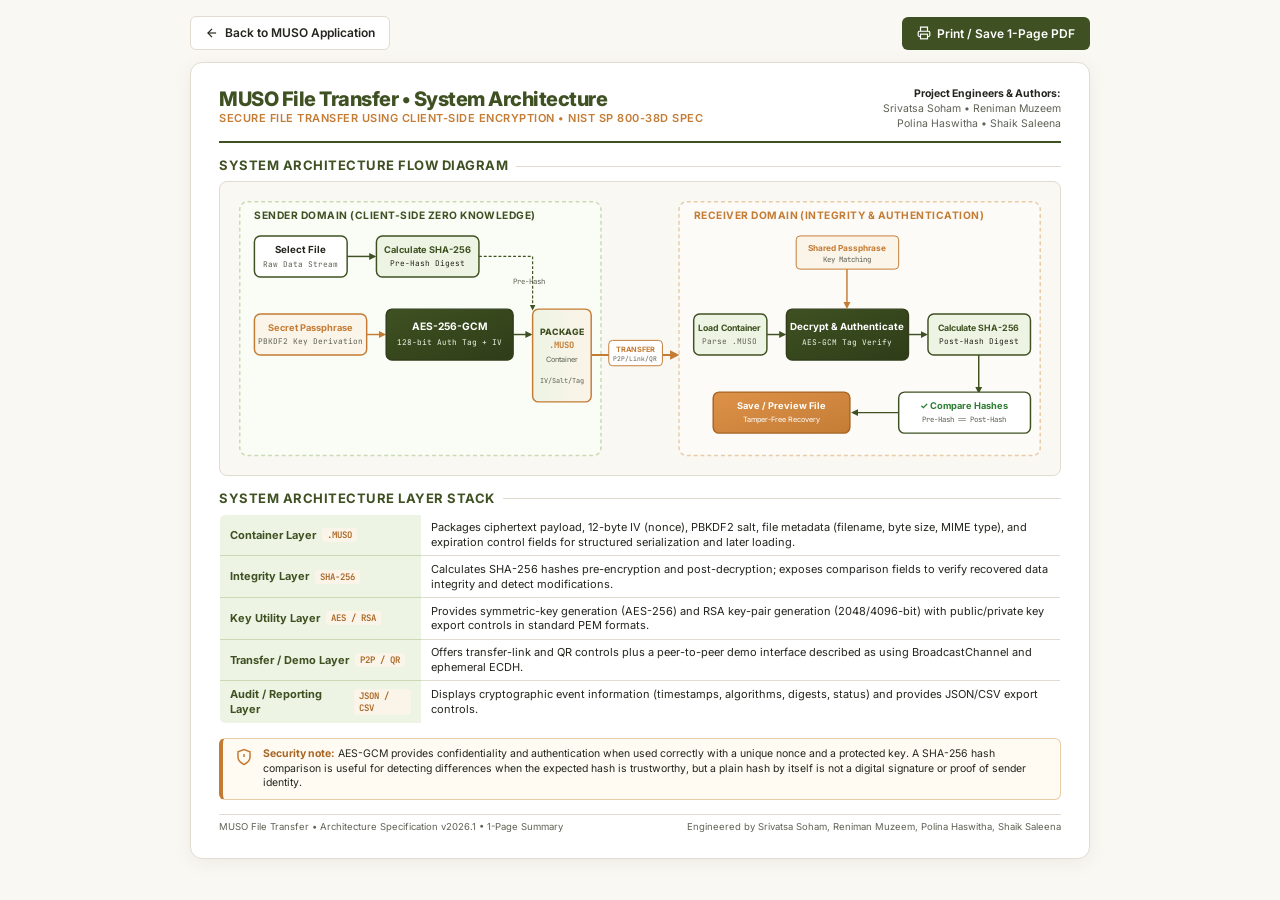
<file: architecture.html>
<!DOCTYPE html>
<html lang="en">
<head>
  <meta charset="UTF-8">
  <meta name="viewport" content="width=device-width, initial-scale=1.0">
  <title>MUSO File Transfer - System Architecture</title>
  <link rel="preconnect" href="https://fonts.googleapis.com">
  <link rel="preconnect" href="https://fonts.gstatic.com" crossorigin>
  <link href="https://fonts.googleapis.com/css2?family=Inter:wght@400;500;600;700;800&family=JetBrains+Mono:wght@400;500;600;700&display=swap" rel="stylesheet">
  <style>
    :root {
      --bg-ivory: #FAF8F2;
      --card-white: #FFFFFF;
      --border-sand: #E2DBD0;
      --olive-primary: #3F5122;
      --olive-dark: #2F3D18;
      --olive-light: #EEF4E4;
      --olive-border: #CBD9B5;
      --caramel-primary: #C47C35;
      --caramel-dark: #A86523;
      --caramel-light: #FBF4E8;
      --caramel-border: #E8CCA8;
      --text-main: #23251E;
      --text-muted: #5E6254;
      --font-sans: 'Inter', -apple-system, BlinkMacSystemFont, sans-serif;
      --font-mono: 'JetBrains Mono', monospace;
    }

    *, *::before, *::after {
      box-sizing: border-box;
      margin: 0;
      padding: 0;
    }

    body {
      font-family: var(--font-sans);
      background-color: var(--bg-ivory);
      color: var(--text-main);
      line-height: 1.35;
      padding: 16px;
      font-size: 12.5px;
      display: flex;
      flex-direction: column;
      align-items: center;
      min-height: 100vh;
    }

    /* Print Page Container - Strictly 1 Page A4 */
    .sheet {
      width: 100%;
      max-width: 900px;
      background: var(--card-white);
      border: 1px solid var(--border-sand);
      border-radius: 12px;
      padding: 24px 28px;
      box-shadow: 0 4px 20px rgba(0, 0, 0, 0.06);
      display: flex;
      flex-direction: column;
      gap: 14px;
    }

    /* Top Controls bar (Screen Only) */
    .controls-bar {
      width: 100%;
      max-width: 900px;
      display: flex;
      justify-content: space-between;
      align-items: center;
      margin-bottom: 12px;
    }

    .btn {
      display: inline-flex;
      align-items: center;
      gap: 6px;
      padding: 8px 14px;
      font-size: 12px;
      font-weight: 600;
      border-radius: 6px;
      cursor: pointer;
      text-decoration: none;
      border: 1px solid transparent;
      transition: all 0.2s;
      font-family: var(--font-sans);
    }

    .btn-olive {
      background: var(--olive-primary);
      color: #FFF;
    }
    .btn-olive:hover {
      background: var(--olive-dark);
    }

    .btn-outline {
      background: #FFF;
      color: var(--text-main);
      border-color: var(--border-sand);
    }
    .btn-outline:hover {
      background: var(--bg-ivory);
    }

    /* Header */
    .header {
      display: flex;
      justify-content: space-between;
      align-items: flex-start;
      border-bottom: 2px solid var(--olive-primary);
      padding-bottom: 10px;
    }

    .brand-title {
      font-size: 20px;
      font-weight: 800;
      color: var(--olive-primary);
      letter-spacing: -0.5px;
      line-height: 1.2;
    }

    .brand-subtitle {
      font-size: 11px;
      font-weight: 600;
      color: var(--caramel-primary);
      text-transform: uppercase;
      letter-spacing: 0.5px;
    }

    .meta-credits {
      text-align: right;
      font-size: 10.5px;
      color: var(--text-muted);
      line-height: 1.4;
    }

    .meta-credits strong {
      color: var(--text-main);
    }

    /* Section Titles */
    .section-title {
      font-size: 13px;
      font-weight: 700;
      color: var(--olive-primary);
      display: flex;
      align-items: center;
      gap: 8px;
      margin-bottom: 6px;
      text-transform: uppercase;
      letter-spacing: 0.5px;
    }

    .section-title::after {
      content: '';
      flex: 1;
      height: 1px;
      background: var(--border-sand);
    }

    /* SVG Diagram Container */
    .diagram-container {
      background: var(--bg-ivory);
      border: 1px solid var(--border-sand);
      border-radius: 8px;
      padding: 10px;
      display: flex;
      justify-content: center;
      align-items: center;
    }

    .diagram-svg {
      width: 100%;
      height: auto;
      max-height: 310px;
    }

    /* Layer Architecture Table */
    .layer-table {
      width: 100%;
      border-collapse: collapse;
      font-size: 11px;
      border: 1px solid var(--border-sand);
      border-radius: 6px;
      overflow: hidden;
    }

    .layer-table th {
      background: var(--olive-light);
      color: var(--olive-primary);
      text-align: left;
      padding: 6px 10px;
      font-weight: 700;
      border-bottom: 1px solid var(--olive-border);
      width: 24%;
    }

    .layer-table td {
      padding: 5.5px 10px;
      border-bottom: 1px solid var(--border-sand);
      color: var(--text-main);
      line-height: 1.35;
    }

    .layer-table tr:last-child td {
      border-bottom: none;
    }

    .layer-name {
      font-weight: 700;
      color: var(--olive-primary);
      display: flex;
      align-items: center;
      gap: 6px;
    }

    .badge-layer {
      font-size: 9px;
      padding: 1px 5px;
      border-radius: 3px;
      background: var(--caramel-light);
      color: var(--caramel-dark);
      font-family: var(--font-mono);
      font-weight: 600;
    }

    /* Security Note Box */
    .security-note-box {
      background: #FFFBF2;
      border: 1px solid var(--caramel-border);
      border-left: 4px solid var(--caramel-primary);
      border-radius: 6px;
      padding: 8px 12px;
      display: flex;
      gap: 10px;
      align-items: flex-start;
    }

    .security-note-icon {
      color: var(--caramel-primary);
      flex-shrink: 0;
      margin-top: 1px;
    }

    .security-note-content {
      font-size: 10.5px;
      line-height: 1.4;
      color: var(--text-main);
    }

    .security-note-content strong {
      color: var(--caramel-dark);
    }

    /* Footer */
    .sheet-footer {
      border-top: 1px solid var(--border-sand);
      padding-top: 6px;
      display: flex;
      justify-content: space-between;
      align-items: center;
      font-size: 9.5px;
      color: var(--text-muted);
    }

    /* Print Styles: Strictly Single Page A4 */
    @media print {
      body {
        padding: 0;
        background: #FFF;
      }
      .controls-bar {
        display: none !important;
      }
      .sheet {
        border: none;
        box-shadow: none;
        padding: 0;
        max-width: 100%;
        width: 100%;
        gap: 10px;
      }
      @page {
        size: A4 portrait;
        margin: 10mm 12mm;
      }
      .diagram-container {
        border-color: #DDD;
      }
      .diagram-svg {
        max-height: 290px;
      }
      .layer-table td {
        padding: 4.5px 8px;
        font-size: 10px;
      }
      .security-note-box {
        padding: 6px 10px;
      }
    }
  </style>
</head>
<body>

  <!-- Controls Bar (Hidden during printing) -->
  <div class="controls-bar">
    <a href="index.html" class="btn btn-outline">
      <svg width="14" height="14" viewBox="0 0 24 24" fill="none" stroke="currentColor" stroke-width="2">
        <line x1="19" y1="12" x2="5" y2="12"></line>
        <polyline points="12 19 5 12 12 5"></polyline>
      </svg>
      Back to MUSO Application
    </a>

    <div style="display: flex; gap: 8px;">
      <button class="btn btn-olive" onclick="window.print()">
        <svg width="14" height="14" viewBox="0 0 24 24" fill="none" stroke="currentColor" stroke-width="2">
          <polyline points="6 9 6 2 18 2 18 9"></polyline>
          <path d="M6 18H4a2 2 0 0 1-2-2v-5a2 2 0 0 1 2-2h16a2 2 0 0 1 2 2v5a2 2 0 0 1-2 2h-2"></path>
          <rect x="6" y="14" width="12" height="8"></rect>
        </svg>
        Print / Save 1-Page PDF
      </button>
    </div>
  </div>

  <!-- The Single Page A4 Sheet -->
  <div class="sheet">

    <!-- Header Section -->
    <header class="header">
      <div>
        <div class="brand-title">MUSO File Transfer &bull; System Architecture</div>
        <div class="brand-subtitle">Secure File Transfer using Client-Side Encryption &bull; NIST SP 800-38D Spec</div>
      </div>
      <div class="meta-credits">
        <div><strong>Project Engineers &amp; Authors:</strong></div>
        <div>Srivatsa Soham &bull; Reniman Muzeem</div>
        <div>Polina Haswitha &bull; Shaik Saleena</div>
      </div>
    </header>

    <!-- Part 1: Visual System Architecture Flow Diagram -->
    <section>
      <div class="section-title">
        <span>System Architecture Flow Diagram</span>
      </div>

      <div class="diagram-container">
        <!-- High-Precision Responsive Vector Architecture Diagram -->
        <svg class="diagram-svg" viewBox="0 0 840 280" xmlns="http://www.w3.org/2000/svg">
          <defs>
            <marker id="arr-olive" viewBox="0 0 10 10" refX="6" refY="5" markerWidth="6" markerHeight="6" orient="auto-start-reverse">
              <path d="M 0 1 L 8 5 L 0 9 z" fill="#3F5122"/>
            </marker>
            <marker id="arr-caramel" viewBox="0 0 10 10" refX="6" refY="5" markerWidth="6" markerHeight="6" orient="auto-start-reverse">
              <path d="M 0 1 L 8 5 L 0 9 z" fill="#C47C35"/>
            </marker>
            <linearGradient id="grad-olive" x1="0" y1="0" x2="1" y2="1">
              <stop offset="0%" stop-color="#3F5122"/>
              <stop offset="100%" stop-color="#2F3D18"/>
            </linearGradient>
            <linearGradient id="grad-caramel" x1="0" y1="0" x2="1" y2="1">
              <stop offset="0%" stop-color="#DE9249"/>
              <stop offset="100%" stop-color="#C47C35"/>
            </linearGradient>
            <linearGradient id="grad-container" x1="0" y1="0" x2="1" y2="0">
              <stop offset="0%" stop-color="#EEF4E4"/>
              <stop offset="100%" stop-color="#FBF4E8"/>
            </linearGradient>
          </defs>

          <!-- Zone 1: SENDER CLIENT (Client-Side Encryption) -->
          <rect x="10" y="10" width="370" height="260" rx="8" fill="#FAFDF6" stroke="#CBD9B5" stroke-width="1.5" stroke-dasharray="4,3"/>
          <text x="25" y="28" font-family="Inter, sans-serif" font-size="10.5" font-weight="700" fill="#3F5122" letter-spacing="0.5">SENDER DOMAIN (CLIENT-SIDE ZERO KNOWLEDGE)</text>

          <!-- Step 1: Select File -->
          <rect x="25" y="45" width="95" height="42" rx="6" fill="#FFFFFF" stroke="#3F5122" stroke-width="1.5"/>
          <text x="72" y="63" font-family="Inter, sans-serif" font-size="10" font-weight="700" fill="#23251E" text-anchor="middle">Select File</text>
          <text x="72" y="77" font-family="JetBrains Mono, monospace" font-size="8" fill="#5E6254" text-anchor="middle">Raw Data Stream</text>

          <!-- Arrow 1 -> 2 -->
          <line x1="120" y1="66" x2="148" y2="66" stroke="#3F5122" stroke-width="1.5" marker-end="url(#arr-olive)"/>

          <!-- Step 2: Calculate SHA-256 -->
          <rect x="150" y="45" width="105" height="42" rx="6" fill="#EEF4E4" stroke="#3F5122" stroke-width="1.5"/>
          <text x="202" y="62" font-family="Inter, sans-serif" font-size="9.5" font-weight="700" fill="#3F5122" text-anchor="middle">Calculate SHA-256</text>
          <text x="202" y="76" font-family="JetBrains Mono, monospace" font-size="8" fill="#23251E" text-anchor="middle">Pre-Hash Digest</text>

          <!-- Step 3: Enter / Generate Secret (Bottom Left) -->
          <rect x="25" y="125" width="115" height="42" rx="6" fill="#FBF4E8" stroke="#C47C35" stroke-width="1.5"/>
          <text x="82" y="142" font-family="Inter, sans-serif" font-size="9.5" font-weight="700" fill="#C47C35" text-anchor="middle">Secret Passphrase</text>
          <text x="82" y="156" font-family="JetBrains Mono, monospace" font-size="8" fill="#5E6254" text-anchor="middle">PBKDF2 Key Derivation</text>

          <!-- Arrow 3 -> 4 -->
          <line x1="140" y1="146" x2="158" y2="146" stroke="#C47C35" stroke-width="1.5" marker-end="url(#arr-caramel)"/>

          <!-- Step 4: AES-256-GCM Encryption (Center Sender) -->
          <rect x="160" y="120" width="130" height="52" rx="6" fill="url(#grad-olive)" stroke="#2F3D18" stroke-width="1.5"/>
          <text x="225" y="141" font-family="Inter, sans-serif" font-size="10.5" font-weight="700" fill="#FFFFFF" text-anchor="middle">AES-256-GCM</text>
          <text x="225" y="157" font-family="JetBrains Mono, monospace" font-size="8" fill="#EEF4E4" text-anchor="middle">128-bit Auth Tag + IV</text>

          <!-- Pre-Hash feed into Packaging -->
          <path d="M 255 66 L 310 66 L 310 120" fill="none" stroke="#3F5122" stroke-width="1.2" stroke-dasharray="3,2" marker-end="url(#arr-olive)"/>
          <text x="290" y="94" font-family="JetBrains Mono, monospace" font-size="7.5" fill="#5E6254">Pre-Hash</text>

          <!-- Arrow 4 -> 5 -->
          <line x1="290" y1="146" x2="308" y2="146" stroke="#3F5122" stroke-width="1.5" marker-end="url(#arr-olive)"/>

          <!-- Step 5: Package as .MUSO -->
          <rect x="310" y="120" width="60" height="95" rx="6" fill="url(#grad-container)" stroke="#C47C35" stroke-width="1.5"/>
          <text x="340" y="146" font-family="Inter, sans-serif" font-size="9" font-weight="800" fill="#3F5122" text-anchor="middle">PACKAGE</text>
          <text x="340" y="160" font-family="JetBrains Mono, monospace" font-size="9" font-weight="700" fill="#C47C35" text-anchor="middle">.MUSO</text>
          <text x="340" y="174" font-family="Inter, sans-serif" font-size="7.5" fill="#5E6254" text-anchor="middle">Container</text>
          <text x="340" y="196" font-family="JetBrains Mono, monospace" font-size="7" fill="#5E6254" text-anchor="middle">IV/Salt/Tag</text>

          <!-- Step 6: Share / Transfer Container (Mid Bridge) -->
          <path d="M 370 167 L 458 167" fill="none" stroke="#C47C35" stroke-width="2" marker-end="url(#arr-caramel)"/>
          <rect x="388" y="152" width="55" height="26" rx="4" fill="#FFFFFF" stroke="#C47C35" stroke-width="1"/>
          <text x="415" y="164" font-family="Inter, sans-serif" font-size="7.5" font-weight="700" fill="#C47C35" text-anchor="middle">TRANSFER</text>
          <text x="415" y="173" font-family="JetBrains Mono, monospace" font-size="6.5" fill="#5E6254" text-anchor="middle">P2P/Link/QR</text>

          <!-- Zone 2: RECEIVER DOMAIN (Decryption & Integrity Verification) -->
          <rect x="460" y="10" width="370" height="260" rx="8" fill="#FDFBF7" stroke="#E8CCA8" stroke-width="1.5" stroke-dasharray="4,3"/>
          <text x="475" y="28" font-family="Inter, sans-serif" font-size="10.5" font-weight="700" fill="#C47C35" letter-spacing="0.5">RECEIVER DOMAIN (INTEGRITY &amp; AUTHENTICATION)</text>

          <!-- Step 7: Load Container -->
          <rect x="475" y="125" width="75" height="42" rx="6" fill="#EEF4E4" stroke="#3F5122" stroke-width="1.5"/>
          <text x="512" y="142" font-family="Inter, sans-serif" font-size="9" font-weight="700" fill="#3F5122" text-anchor="middle">Load Container</text>
          <text x="512" y="156" font-family="JetBrains Mono, monospace" font-size="8" fill="#5E6254" text-anchor="middle">Parse .MUSO</text>

          <!-- Arrow 7 -> 8 -->
          <line x1="550" y1="146" x2="568" y2="146" stroke="#3F5122" stroke-width="1.5" marker-end="url(#arr-olive)"/>

          <!-- Step 8: Decrypt & Authenticate -->
          <rect x="570" y="120" width="125" height="52" rx="6" fill="url(#grad-olive)" stroke="#2F3D18" stroke-width="1.5"/>
          <text x="632" y="141" font-family="Inter, sans-serif" font-size="10" font-weight="700" fill="#FFFFFF" text-anchor="middle">Decrypt &amp; Authenticate</text>
          <text x="632" y="157" font-family="JetBrains Mono, monospace" font-size="8" fill="#EEF4E4" text-anchor="middle">AES-GCM Tag Verify</text>

          <!-- Secret Key feed to Decrypt -->
          <rect x="580" y="45" width="105" height="34" rx="4" fill="#FBF4E8" stroke="#C47C35" stroke-width="1"/>
          <text x="632" y="60" font-family="Inter, sans-serif" font-size="8.5" font-weight="700" fill="#C47C35" text-anchor="middle">Shared Passphrase</text>
          <text x="632" y="72" font-family="JetBrains Mono, monospace" font-size="7.5" fill="#5E6254" text-anchor="middle">Key Matching</text>
          <line x1="632" y1="79" x2="632" y2="118" stroke="#C47C35" stroke-width="1.5" marker-end="url(#arr-caramel)"/>

          <!-- Arrow 8 -> 9 -->
          <line x1="695" y1="146" x2="713" y2="146" stroke="#3F5122" stroke-width="1.5" marker-end="url(#arr-olive)"/>

          <!-- Step 9: Calculate SHA-256 (Decrypted) -->
          <rect x="715" y="125" width="105" height="42" rx="6" fill="#EEF4E4" stroke="#3F5122" stroke-width="1.5"/>
          <text x="767" y="142" font-family="Inter, sans-serif" font-size="9" font-weight="700" fill="#3F5122" text-anchor="middle">Calculate SHA-256</text>
          <text x="767" y="156" font-family="JetBrains Mono, monospace" font-size="8" fill="#23251E" text-anchor="middle">Post-Hash Digest</text>

          <!-- Step 10: Compare Hashes (Downwards) -->
          <path d="M 767 167 L 767 205" fill="none" stroke="#3F5122" stroke-width="1.5" marker-end="url(#arr-olive)"/>
          <rect x="685" y="205" width="135" height="42" rx="6" fill="#FFFFFF" stroke="#3F5122" stroke-width="1.5"/>
          <text x="752" y="222" font-family="Inter, sans-serif" font-size="9.5" font-weight="700" fill="#2E7D32" text-anchor="middle">&#10003; Compare Hashes</text>
          <text x="752" y="236" font-family="JetBrains Mono, monospace" font-size="7.5" fill="#5E6254" text-anchor="middle">Pre-Hash == Post-Hash</text>

          <!-- Step 11: Save / Preview Recovered File -->
          <path d="M 685 226 L 638 226" fill="none" stroke="#3F5122" stroke-width="1.5" marker-end="url(#arr-olive)"/>
          <rect x="495" y="205" width="140" height="42" rx="6" fill="url(#grad-caramel)" stroke="#A86523" stroke-width="1.5"/>
          <text x="565" y="222" font-family="Inter, sans-serif" font-size="9.5" font-weight="700" fill="#FFFFFF" text-anchor="middle">Save / Preview File</text>
          <text x="565" y="236" font-family="Inter, sans-serif" font-size="7.5" fill="#FFF" text-anchor="middle">Tamper-Free Recovery</text>
        </svg>
      </div>
    </section>

    <!-- Part 2: System Architecture Layer Stack (Matching Specification) -->
    <section>
      <div class="section-title">
        <span>System Architecture Layer Stack</span>
      </div>

      <table class="layer-table">
        <tbody>
          <tr>
            <th>
              <div class="layer-name">
                <span>Container Layer</span>
                <span class="badge-layer">.MUSO</span>
              </div>
            </th>
            <td>
              Packages ciphertext payload, 12-byte IV (nonce), PBKDF2 salt, file metadata (filename, byte size, MIME type), and expiration control fields for structured serialization and later loading.
            </td>
          </tr>

          <tr>
            <th>
              <div class="layer-name">
                <span>Integrity Layer</span>
                <span class="badge-layer">SHA-256</span>
              </div>
            </th>
            <td>
              Calculates SHA-256 hashes pre-encryption and post-decryption; exposes comparison fields to verify recovered data integrity and detect modifications.
            </td>
          </tr>

          <tr>
            <th>
              <div class="layer-name">
                <span>Key Utility Layer</span>
                <span class="badge-layer">AES / RSA</span>
              </div>
            </th>
            <td>
              Provides symmetric-key generation (AES-256) and RSA key-pair generation (2048/4096-bit) with public/private key export controls in standard PEM formats.
            </td>
          </tr>

          <tr>
            <th>
              <div class="layer-name">
                <span>Transfer / Demo Layer</span>
                <span class="badge-layer">P2P / QR</span>
              </div>
            </th>
            <td>
              Offers transfer-link and QR controls plus a peer-to-peer demo interface described as using BroadcastChannel and ephemeral ECDH.
            </td>
          </tr>

          <tr>
            <th>
              <div class="layer-name">
                <span>Audit / Reporting Layer</span>
                <span class="badge-layer">JSON / CSV</span>
              </div>
            </th>
            <td>
              Displays cryptographic event information (timestamps, algorithms, digests, status) and provides JSON/CSV export controls.
            </td>
          </tr>
        </tbody>
      </table>
    </section>

    <!-- Part 3: Official Security Note (From Manuscript) -->
    <section>
      <div class="security-note-box">
        <svg class="security-note-icon" width="18" height="18" viewBox="0 0 24 24" fill="none" stroke="currentColor" stroke-width="2">
          <path d="M12 22s8-4 8-10V5l-8-3-8 3v7c0 6 8 10 8 10z"></path>
          <line x1="12" y1="8" x2="12" y2="12"></line>
          <line x1="12" y1="16" x2="12.01" y2="16"></line>
        </svg>
        <div class="security-note-content">
          <strong>Security note:</strong> AES-GCM provides confidentiality and authentication when used correctly with a unique nonce and a protected key. A SHA-256 hash comparison is useful for detecting differences when the expected hash is trustworthy, but a plain hash by itself is not a digital signature or proof of sender identity.
        </div>
      </div>
    </section>

    <!-- Footer -->
    <footer class="sheet-footer">
      <div>MUSO File Transfer &bull; Architecture Specification v2026.1 &bull; 1-Page Summary</div>
      <div>Engineered by Srivatsa Soham, Reniman Muzeem, Polina Haswitha, Shaik Saleena</div>
    </footer>

  </div>

</body>
</html>
</file>
<file: css/styles.css>
/* ==========================================================================
   MUSO File Transfer - Industrial Design System
   Default Theme: Light (Olive, Ivory, Caramel)
   Authors: Srivatsa Soham, Reniman Muzeem, Polina Haswitha, Shaik Saleena
   ========================================================================== */

:root {
  /* Ivory Base Palette */
  --bg-primary: #FAF8F2;
  --bg-card: #FFFFFF;
  --bg-subtle: #F3EFE4;
  --bg-elevated: #FFFDF9;
  --border-light: #E7E0D2;
  --border-focus: #C47C35;
  
  /* Text Tones */
  --text-main: #23251E;
  --text-muted: #5E6254;
  --text-light: #8C9081;
  --text-inverse: #FAF8F2;

  /* Olive Industrial Green */
  --olive-primary: #3F5122;
  --olive-hover: #313F1A;
  --olive-medium: #586F33;
  --olive-light: #EEF4E4;
  --olive-border: #CBD9B5;

  /* Caramel Warm Amber Accent */
  --caramel-primary: #C47C35;
  --caramel-hover: #A86523;
  --caramel-accent: #DE9249;
  --caramel-light: #FBF4E8;
  --caramel-border: #E8CCA8;

  /* Status Colors */
  --status-success: #2E7D32;
  --status-success-bg: #E8F5E9;
  --status-warning: #C47C35;
  --status-warning-bg: #FFF3E0;
  --status-error: #C62828;
  --status-error-bg: #FFEBEE;

  /* Shadows & Radius */
  --radius-sm: 6px;
  --radius-md: 10px;
  --radius-lg: 16px;
  --radius-pill: 9999px;
  --shadow-sm: 0 2px 6px rgba(45, 40, 30, 0.05);
  --shadow-md: 0 4px 16px rgba(45, 40, 30, 0.08);
  --shadow-lg: 0 10px 30px rgba(45, 40, 30, 0.12);

  --font-sans: 'Inter', -apple-system, BlinkMacSystemFont, 'Segoe UI', Roboto, Helvetica, Arial, sans-serif;
  --font-mono: 'JetBrains Mono', 'Fira Code', 'Consolas', monospace;
}

[data-theme="dark"] {
  --bg-primary: #171914;
  --bg-card: #20231C;
  --bg-subtle: #272C21;
  --bg-elevated: #2E3326;
  --border-light: #3D4433;
  --border-focus: #DE9249;

  --text-main: #F4F0E4;
  --text-muted: #B8BCAE;
  --text-light: #7E8472;

  --olive-primary: #759247;
  --olive-hover: #86A851;
  --olive-medium: #8CA95A;
  --olive-light: #2A361A;
  --olive-border: #4D6131;

  --caramel-primary: #DE9249;
  --caramel-hover: #EEA65D;
  --caramel-light: #362919;
  --caramel-border: #6B4E26;

  --shadow-sm: 0 2px 6px rgba(0, 0, 0, 0.25);
  --shadow-md: 0 4px 20px rgba(0, 0, 0, 0.4);
}

/* Base Resets */
*, *::before, *::after {
  box-sizing: border-box;
  margin: 0;
  padding: 0;
}

body {
  font-family: var(--font-sans);
  background-color: var(--bg-primary);
  color: var(--text-main);
  line-height: 1.6;
  min-height: 100vh;
  display: flex;
  flex-direction: column;
  -webkit-font-smoothing: antialiased;
}

/* Header & Top Bar */
.top-notice-bar {
  background: var(--olive-primary);
  color: var(--bg-primary);
  font-size: 0.82rem;
  padding: 6px 16px;
  display: flex;
  justify-content: space-between;
  align-items: center;
  font-weight: 500;
  border-bottom: 1px solid rgba(255,255,255,0.15);
}

.notice-credits-link {
  color: #F8D8A0;
  text-decoration: underline;
  cursor: pointer;
}

.app-header {
  background: var(--bg-card);
  border-bottom: 1px solid var(--border-light);
  position: sticky;
  top: 0;
  z-index: 100;
  box-shadow: var(--shadow-sm);
}

.header-container {
  max-width: 1320px;
  margin: 0 auto;
  padding: 12px 24px;
  display: flex;
  align-items: center;
  justify-content: space-between;
  gap: 20px;
}

.brand-wrapper {
  display: flex;
  align-items: center;
  gap: 12px;
  text-decoration: none;
  cursor: pointer;
}

.brand-logo-icon {
  width: 44px;
  height: 44px;
  background: linear-gradient(135deg, var(--olive-primary) 0%, var(--caramel-primary) 100%);
  border-radius: var(--radius-md);
  display: flex;
  align-items: center;
  justify-content: center;
  color: #FFF;
  box-shadow: var(--shadow-sm);
}

.brand-logo-icon svg {
  width: 26px;
  height: 26px;
}

.brand-meta h1 {
  font-size: 1.35rem;
  font-weight: 700;
  letter-spacing: -0.5px;
  color: var(--text-main);
  line-height: 1.2;
}

.brand-meta h1 span {
  color: var(--olive-primary);
}

.brand-tagline {
  font-size: 0.75rem;
  color: var(--caramel-primary);
  font-weight: 600;
  letter-spacing: 0.5px;
  text-transform: uppercase;
}

.header-actions {
  display: flex;
  align-items: center;
  gap: 12px;
}

.hardware-badge {
  display: flex;
  align-items: center;
  gap: 8px;
  background: var(--olive-light);
  border: 1px solid var(--olive-border);
  color: var(--olive-primary);
  padding: 5px 12px;
  border-radius: var(--radius-pill);
  font-size: 0.78rem;
  font-weight: 600;
}

.pulse-dot {
  width: 8px;
  height: 8px;
  border-radius: 50%;
  background-color: var(--olive-primary);
  box-shadow: 0 0 0 0 rgba(63, 81, 34, 0.7);
  animation: pulseGreen 2s infinite;
}

@keyframes pulseGreen {
  0% { transform: scale(0.95); box-shadow: 0 0 0 0 rgba(63, 81, 34, 0.7); }
  70% { transform: scale(1); box-shadow: 0 0 0 8px rgba(63, 81, 34, 0); }
  100% { transform: scale(0.95); box-shadow: 0 0 0 0 rgba(63, 81, 34, 0); }
}

/* Nav Tabs */
.app-navigation {
  background: var(--bg-card);
  border-bottom: 1px solid var(--border-light);
  overflow-x: auto;
}

.nav-container {
  max-width: 1320px;
  margin: 0 auto;
  padding: 0 24px;
  display: flex;
  gap: 6px;
}

.nav-tab-btn {
  background: none;
  border: none;
  padding: 14px 18px;
  font-size: 0.92rem;
  font-weight: 600;
  color: var(--text-muted);
  cursor: pointer;
  display: flex;
  align-items: center;
  gap: 8px;
  border-bottom: 3px solid transparent;
  transition: all 0.2s ease;
  white-space: nowrap;
}

.nav-tab-btn:hover {
  color: var(--olive-primary);
  background: var(--olive-light);
}

.nav-tab-btn.active {
  color: var(--olive-primary);
  border-bottom-color: var(--olive-primary);
  background: var(--olive-light);
}

.nav-tab-btn svg {
  width: 18px;
  height: 18px;
}

/* Main Container & Layout */
.app-main {
  flex: 1;
  max-width: 1320px;
  width: 100%;
  margin: 24px auto;
  padding: 0 24px;
}

.tab-pane {
  display: none;
  animation: fadeIn 0.25s ease-in-out;
}

.tab-pane.active {
  display: block;
}

@keyframes fadeIn {
  from { opacity: 0; transform: translateY(6px); }
  to { opacity: 1; transform: translateY(0); }
}

/* Grid Layouts */
.grid-2col {
  display: grid;
  grid-template-columns: 1fr 1fr;
  gap: 24px;
}

@media (max-width: 960px) {
  .grid-2col {
    grid-template-columns: 1fr;
  }
}

/* Cards & Surfaces */
.muso-card {
  background: var(--bg-card);
  border: 1px solid var(--border-light);
  border-radius: var(--radius-lg);
  padding: 24px;
  box-shadow: var(--shadow-sm);
  transition: box-shadow 0.2s ease, border-color 0.2s ease;
  position: relative;
}

.muso-card:hover {
  box-shadow: var(--shadow-md);
  border-color: var(--olive-border);
}

.card-header {
  display: flex;
  align-items: center;
  justify-content: space-between;
  margin-bottom: 20px;
  padding-bottom: 12px;
  border-bottom: 1px solid var(--border-light);
}

.card-title-group {
  display: flex;
  align-items: center;
  gap: 10px;
}

.card-icon {
  width: 36px;
  height: 36px;
  border-radius: var(--radius-md);
  background: var(--olive-light);
  color: var(--olive-primary);
  display: flex;
  align-items: center;
  justify-content: center;
}

.card-icon.caramel {
  background: var(--caramel-light);
  color: var(--caramel-primary);
}

.card-title {
  font-size: 1.15rem;
  font-weight: 700;
  color: var(--text-main);
}

.card-subtitle {
  font-size: 0.82rem;
  color: var(--text-muted);
}

/* Buttons */
.btn {
  display: inline-flex;
  align-items: center;
  justify-content: center;
  gap: 8px;
  padding: 10px 18px;
  font-size: 0.88rem;
  font-weight: 600;
  border-radius: var(--radius-md);
  cursor: pointer;
  transition: all 0.2s ease;
  border: 1px solid transparent;
  font-family: var(--font-sans);
}

.btn-sm {
  padding: 6px 12px;
  font-size: 0.78rem;
}

.btn-lg {
  padding: 14px 26px;
  font-size: 1rem;
}

.btn-olive {
  background: var(--olive-primary);
  color: #FFF;
  border-color: var(--olive-primary);
}

.btn-olive:hover {
  background: var(--olive-hover);
}

.btn-caramel {
  background: var(--caramel-primary);
  color: #FFF;
  border-color: var(--caramel-primary);
}

.btn-caramel:hover {
  background: var(--caramel-hover);
}

.btn-outline {
  background: transparent;
  color: var(--text-main);
  border-color: var(--border-light);
}

.btn-outline:hover {
  background: var(--bg-subtle);
  border-color: var(--olive-medium);
}

.btn-outline-olive {
  background: transparent;
  color: var(--olive-primary);
  border-color: var(--olive-border);
}

.btn-outline-olive:hover {
  background: var(--olive-light);
}

.btn-outline-caramel {
  background: transparent;
  color: var(--caramel-primary);
  border-color: var(--caramel-border);
}

.btn-outline-caramel:hover {
  background: var(--caramel-light);
}

.btn:disabled {
  opacity: 0.5;
  cursor: not-allowed;
}

/* Form Controls */
.form-group {
  margin-bottom: 18px;
}

.form-label {
  display: flex;
  justify-content: space-between;
  align-items: center;
  font-size: 0.85rem;
  font-weight: 600;
  margin-bottom: 6px;
  color: var(--text-main);
}

.form-hint {
  font-size: 0.75rem;
  color: var(--text-muted);
  font-weight: 400;
}

.form-input, .form-select, .form-textarea {
  width: 100%;
  padding: 10px 14px;
  border-radius: var(--radius-md);
  border: 1px solid var(--border-light);
  background: var(--bg-card);
  color: var(--text-main);
  font-size: 0.9rem;
  font-family: var(--font-sans);
  transition: border-color 0.2s, box-shadow 0.2s;
}

.form-input:focus, .form-select:focus, .form-textarea:focus {
  outline: none;
  border-color: var(--caramel-primary);
  box-shadow: 0 0 0 3px rgba(196, 124, 53, 0.15);
}

.input-with-action {
  position: relative;
  display: flex;
}

.input-with-action .form-input {
  padding-right: 80px;
}

.input-action-btn {
  position: absolute;
  right: 6px;
  top: 50%;
  transform: translateY(-50%);
  background: none;
  border: none;
  color: var(--caramel-primary);
  font-size: 0.8rem;
  font-weight: 600;
  padding: 4px 8px;
  cursor: pointer;
  border-radius: var(--radius-sm);
}

.input-action-btn:hover {
  background: var(--caramel-light);
}

/* Drop Zone */
.dropzone {
  border: 2px dashed var(--olive-border);
  background: var(--olive-light);
  border-radius: var(--radius-lg);
  padding: 32px 20px;
  text-align: center;
  cursor: pointer;
  transition: all 0.2s ease;
  position: relative;
}

.dropzone:hover, .dropzone.dragover {
  border-color: var(--olive-primary);
  background: #E4ECD7;
  transform: translateY(-2px);
}

.dropzone-icon {
  width: 48px;
  height: 48px;
  margin: 0 auto 12px;
  color: var(--olive-primary);
}

.dropzone-text {
  font-size: 0.98rem;
  font-weight: 600;
  color: var(--text-main);
  margin-bottom: 4px;
}

.dropzone-sub {
  font-size: 0.8rem;
  color: var(--text-muted);
}

/* Quick Demo Chips */
.preset-chips-wrap {
  margin-top: 14px;
  display: flex;
  flex-wrap: wrap;
  gap: 8px;
  align-items: center;
}

.preset-chip {
  background: var(--bg-card);
  border: 1px solid var(--border-light);
  color: var(--text-muted);
  font-size: 0.75rem;
  font-weight: 600;
  padding: 4px 10px;
  border-radius: var(--radius-pill);
  cursor: pointer;
  display: inline-flex;
  align-items: center;
  gap: 5px;
  transition: all 0.2s;
}

.preset-chip:hover {
  border-color: var(--caramel-primary);
  color: var(--caramel-primary);
  background: var(--caramel-light);
}

/* File Inspector Banner */
.file-inspection-card {
  background: var(--bg-subtle);
  border: 1px solid var(--border-light);
  border-radius: var(--radius-md);
  padding: 14px 18px;
  margin-top: 16px;
  display: flex;
  align-items: center;
  justify-content: space-between;
  gap: 16px;
}

.file-spec-meta {
  display: flex;
  align-items: center;
  gap: 12px;
}

.file-type-badge {
  background: var(--olive-primary);
  color: #FFF;
  font-size: 0.72rem;
  font-weight: 700;
  padding: 4px 8px;
  border-radius: var(--radius-sm);
  text-transform: uppercase;
}

.file-name-text {
  font-weight: 600;
  font-size: 0.92rem;
  color: var(--text-main);
  word-break: break-all;
}

.file-size-text {
  font-size: 0.78rem;
  color: var(--text-muted);
}

/* Hash Display Badge */
.hash-pill {
  font-family: var(--font-mono);
  font-size: 0.72rem;
  background: var(--bg-card);
  border: 1px solid var(--border-light);
  padding: 4px 8px;
  border-radius: var(--radius-sm);
  color: var(--olive-primary);
  display: inline-flex;
  align-items: center;
  gap: 6px;
  max-width: 100%;
  overflow: hidden;
  text-overflow: ellipsis;
  white-space: nowrap;
}

/* Entropy Meter */
.entropy-bar-wrapper {
  margin-top: 6px;
  display: flex;
  align-items: center;
  gap: 10px;
}

.entropy-track {
  flex: 1;
  height: 6px;
  background: var(--border-light);
  border-radius: var(--radius-pill);
  overflow: hidden;
}

.entropy-fill {
  height: 100%;
  width: 0%;
  transition: width 0.3s ease, background-color 0.3s ease;
}

.entropy-label {
  font-size: 0.74rem;
  font-weight: 600;
  min-width: 130px;
  text-align: right;
}

/* Results & Telemetry Box */
.result-box {
  background: var(--bg-subtle);
  border: 1px solid var(--olive-border);
  border-radius: var(--radius-lg);
  padding: 20px;
  margin-top: 20px;
  animation: fadeIn 0.3s ease-in-out;
}

.result-header {
  display: flex;
  align-items: center;
  gap: 10px;
  color: var(--olive-primary);
  font-weight: 700;
  margin-bottom: 14px;
}

.telemetry-row {
  display: grid;
  grid-template-columns: repeat(auto-fit, minmax(130px, 1fr));
  gap: 12px;
  margin-bottom: 16px;
}

.telemetry-stat {
  background: var(--bg-card);
  padding: 10px 12px;
  border-radius: var(--radius-md);
  border: 1px solid var(--border-light);
}

.stat-label {
  font-size: 0.72rem;
  color: var(--text-muted);
  text-transform: uppercase;
  font-weight: 600;
}

.stat-value {
  font-size: 1.05rem;
  font-weight: 700;
  color: var(--text-main);
  font-family: var(--font-mono);
}

/* Integrity Match Banner */
.integrity-banner {
  display: flex;
  align-items: center;
  gap: 12px;
  padding: 12px 16px;
  border-radius: var(--radius-md);
  margin-bottom: 18px;
}

.integrity-banner.valid {
  background: var(--status-success-bg);
  border: 1px solid var(--status-success);
  color: var(--status-success);
}

.integrity-banner.invalid {
  background: var(--status-error-bg);
  border: 1px solid var(--status-error);
  color: var(--status-error);
}

/* P2P Tunnel Visualizer */
.p2p-terminal-wrap {
  display: grid;
  grid-template-columns: 1fr 140px 1fr;
  gap: 16px;
  align-items: center;
  margin-bottom: 24px;
}

@media (max-width: 900px) {
  .p2p-terminal-wrap {
    grid-template-columns: 1fr;
  }
}

.tunnel-node-card {
  background: var(--bg-card);
  border: 1px solid var(--border-light);
  border-radius: var(--radius-lg);
  padding: 18px;
  min-height: 280px;
  display: flex;
  flex-direction: column;
}

.tunnel-node-header {
  display: flex;
  align-items: center;
  justify-content: space-between;
  border-bottom: 1px solid var(--border-light);
  padding-bottom: 8px;
  margin-bottom: 12px;
}

.terminal-stream {
  flex: 1;
  background: #11130E;
  color: #8BC34A;
  font-family: var(--font-mono);
  font-size: 0.75rem;
  padding: 12px;
  border-radius: var(--radius-md);
  overflow-y: auto;
  max-height: 220px;
  line-height: 1.5;
}

.tunnel-connector {
  text-align: center;
  display: flex;
  flex-direction: column;
  align-items: center;
  justify-content: center;
  gap: 8px;
}

.tunnel-beam {
  width: 100%;
  height: 4px;
  background: linear-gradient(90deg, var(--olive-primary), var(--caramel-primary), var(--olive-primary));
  background-size: 200% 200%;
  animation: beamFlow 2s linear infinite;
  border-radius: 2px;
}

@keyframes beamFlow {
  0% { background-position: 0% 50%; }
  100% { background-position: 200% 50%; }
}

/* Key Vault Previews */
.key-code-block {
  background: #1A1C16;
  color: #DDE2D0;
  font-family: var(--font-mono);
  font-size: 0.78rem;
  padding: 14px;
  border-radius: var(--radius-md);
  overflow-x: auto;
  max-height: 180px;
  white-space: pre-wrap;
  word-break: break-all;
  border: 1px solid #323826;
  margin-bottom: 12px;
}

/* Audit Table */
.audit-table-wrap {
  overflow-x: auto;
  border: 1px solid var(--border-light);
  border-radius: var(--radius-md);
}

.audit-table {
  width: 100%;
  border-collapse: collapse;
  font-size: 0.82rem;
  text-align: left;
}

.audit-table th {
  background: var(--bg-subtle);
  padding: 10px 14px;
  font-weight: 700;
  color: var(--text-main);
  border-bottom: 1px solid var(--border-light);
}

.audit-table td {
  padding: 10px 14px;
  border-bottom: 1px solid var(--border-light);
  color: var(--text-main);
  vertical-align: middle;
}

.audit-table tr:hover {
  background: var(--olive-light);
}

.status-badge {
  display: inline-block;
  padding: 2px 8px;
  border-radius: var(--radius-pill);
  font-size: 0.72rem;
  font-weight: 700;
  text-transform: uppercase;
}

.status-badge.success {
  background: var(--status-success-bg);
  color: var(--status-success);
}

.status-badge.warning {
  background: var(--status-warning-bg);
  color: var(--status-warning);
}

.status-badge.error, .status-badge.tamper {
  background: var(--status-error-bg);
  color: var(--status-error);
}

/* Standards Grid */
.standards-grid {
  display: grid;
  grid-template-columns: repeat(auto-fit, minmax(240px, 1fr));
  gap: 16px;
  margin-top: 20px;
}

.standard-card {
  background: var(--bg-card);
  border: 1px solid var(--border-light);
  border-radius: var(--radius-md);
  padding: 16px;
  display: flex;
  align-items: flex-start;
  gap: 12px;
}

.standard-card svg {
  color: var(--olive-primary);
  flex-shrink: 0;
  margin-top: 2px;
}

/* Credits Section */
.credits-hero-card {
  background: linear-gradient(135deg, var(--bg-card) 0%, var(--olive-light) 60%, var(--caramel-light) 100%);
  border: 1px solid var(--olive-border);
  border-radius: var(--radius-lg);
  padding: 36px 32px;
  margin-bottom: 28px;
  box-shadow: var(--shadow-md);
  text-align: center;
}

.credits-title {
  font-size: 1.8rem;
  font-weight: 800;
  color: var(--olive-primary);
  margin-bottom: 8px;
}

.credits-subtitle {
  font-size: 0.95rem;
  color: var(--text-muted);
  max-width: 720px;
  margin: 0 auto 28px;
}

.team-grid {
  display: grid;
  grid-template-columns: repeat(auto-fit, minmax(260px, 1fr));
  gap: 20px;
  margin-top: 24px;
}

.team-member-card {
  background: var(--bg-card);
  border: 1px solid var(--border-light);
  border-radius: var(--radius-lg);
  padding: 24px;
  text-align: center;
  box-shadow: var(--shadow-sm);
  transition: transform 0.2s, border-color 0.2s;
  position: relative;
  overflow: hidden;
}

.team-member-card::before {
  content: '';
  position: absolute;
  top: 0;
  left: 0;
  right: 0;
  height: 4px;
  background: linear-gradient(90deg, var(--olive-primary), var(--caramel-primary));
}

.team-member-card:hover {
  transform: translateY(-4px);
  border-color: var(--caramel-primary);
  box-shadow: var(--shadow-md);
}

.member-avatar {
  width: 64px;
  height: 64px;
  border-radius: 50%;
  background: var(--olive-light);
  color: var(--olive-primary);
  font-size: 1.3rem;
  font-weight: 700;
  display: flex;
  align-items: center;
  justify-content: center;
  margin: 0 auto 14px;
  border: 2px solid var(--olive-border);
}

.member-name {
  font-size: 1.15rem;
  font-weight: 700;
  color: var(--text-main);
  margin-bottom: 4px;
}

.member-role {
  font-size: 0.82rem;
  font-weight: 600;
  color: var(--caramel-primary);
  text-transform: uppercase;
  letter-spacing: 0.5px;
  margin-bottom: 12px;
}

.member-bio {
  font-size: 0.82rem;
  color: var(--text-muted);
  line-height: 1.5;
}

/* Modals */
.modal-overlay {
  position: fixed;
  top: 0;
  left: 0;
  right: 0;
  bottom: 0;
  background: rgba(30, 32, 25, 0.6);
  backdrop-filter: blur(4px);
  z-index: 1000;
  display: none;
  align-items: center;
  justify-content: center;
  padding: 20px;
}

.modal-overlay.active {
  display: flex;
}

.modal-box {
  background: var(--bg-card);
  border: 1px solid var(--border-light);
  border-radius: var(--radius-lg);
  max-width: 640px;
  width: 100%;
  padding: 28px;
  box-shadow: var(--shadow-lg);
  position: relative;
  max-height: 90vh;
  overflow-y: auto;
  animation: modalScale 0.2s ease-out;
}

@keyframes modalScale {
  from { opacity: 0; transform: scale(0.96); }
  to { opacity: 1; transform: scale(1); }
}

.modal-header {
  display: flex;
  align-items: center;
  justify-content: space-between;
  border-bottom: 1px solid var(--border-light);
  padding-bottom: 12px;
  margin-bottom: 18px;
}

.modal-title {
  font-size: 1.2rem;
  font-weight: 700;
  color: var(--text-main);
}

.modal-close-btn {
  background: none;
  border: none;
  font-size: 1.4rem;
  color: var(--text-muted);
  cursor: pointer;
  padding: 4px;
}

/* Toast Notifications */
#toastContainer {
  position: fixed;
  bottom: 24px;
  right: 24px;
  z-index: 2000;
  display: flex;
  flex-direction: column;
  gap: 10px;
}

.toast {
  background: var(--bg-card);
  border: 1px solid var(--border-light);
  border-left: 5px solid var(--olive-primary);
  border-radius: var(--radius-md);
  padding: 12px 18px;
  box-shadow: var(--shadow-md);
  color: var(--text-main);
  font-size: 0.88rem;
  display: flex;
  align-items: center;
  gap: 12px;
  min-width: 280px;
  max-width: 420px;
  animation: slideToast 0.25s ease-out;
}

.toast.caramel {
  border-left-color: var(--caramel-primary);
}

.toast.error {
  border-left-color: var(--status-error);
}

@keyframes slideToast {
  from { transform: translateX(40px); opacity: 0; }
  to { transform: translateX(0); opacity: 1; }
}

/* Footer */
.app-footer {
  background: var(--bg-card);
  border-top: 1px solid var(--border-light);
  padding: 24px 0 16px;
  margin-top: 40px;
  font-size: 0.85rem;
  color: var(--text-muted);
}

.footer-container {
  max-width: 1320px;
  margin: 0 auto;
  padding: 0 24px;
  display: flex;
  flex-direction: column;
  gap: 16px;
}

.footer-top {
  display: flex;
  justify-content: space-between;
  align-items: center;
  flex-wrap: wrap;
  gap: 16px;
}

.footer-credits-highlight {
  background: var(--olive-light);
  border: 1px solid var(--olive-border);
  border-radius: var(--radius-md);
  padding: 10px 16px;
  display: inline-flex;
  align-items: center;
  gap: 8px;
  font-weight: 600;
  color: var(--olive-primary);
}

.footer-bottom {
  border-top: 1px solid var(--border-light);
  padding-top: 14px;
  display: flex;
  justify-content: space-between;
  align-items: center;
  font-size: 0.78rem;
  color: var(--text-light);
  flex-wrap: wrap;
  gap: 10px;
}
</file>
